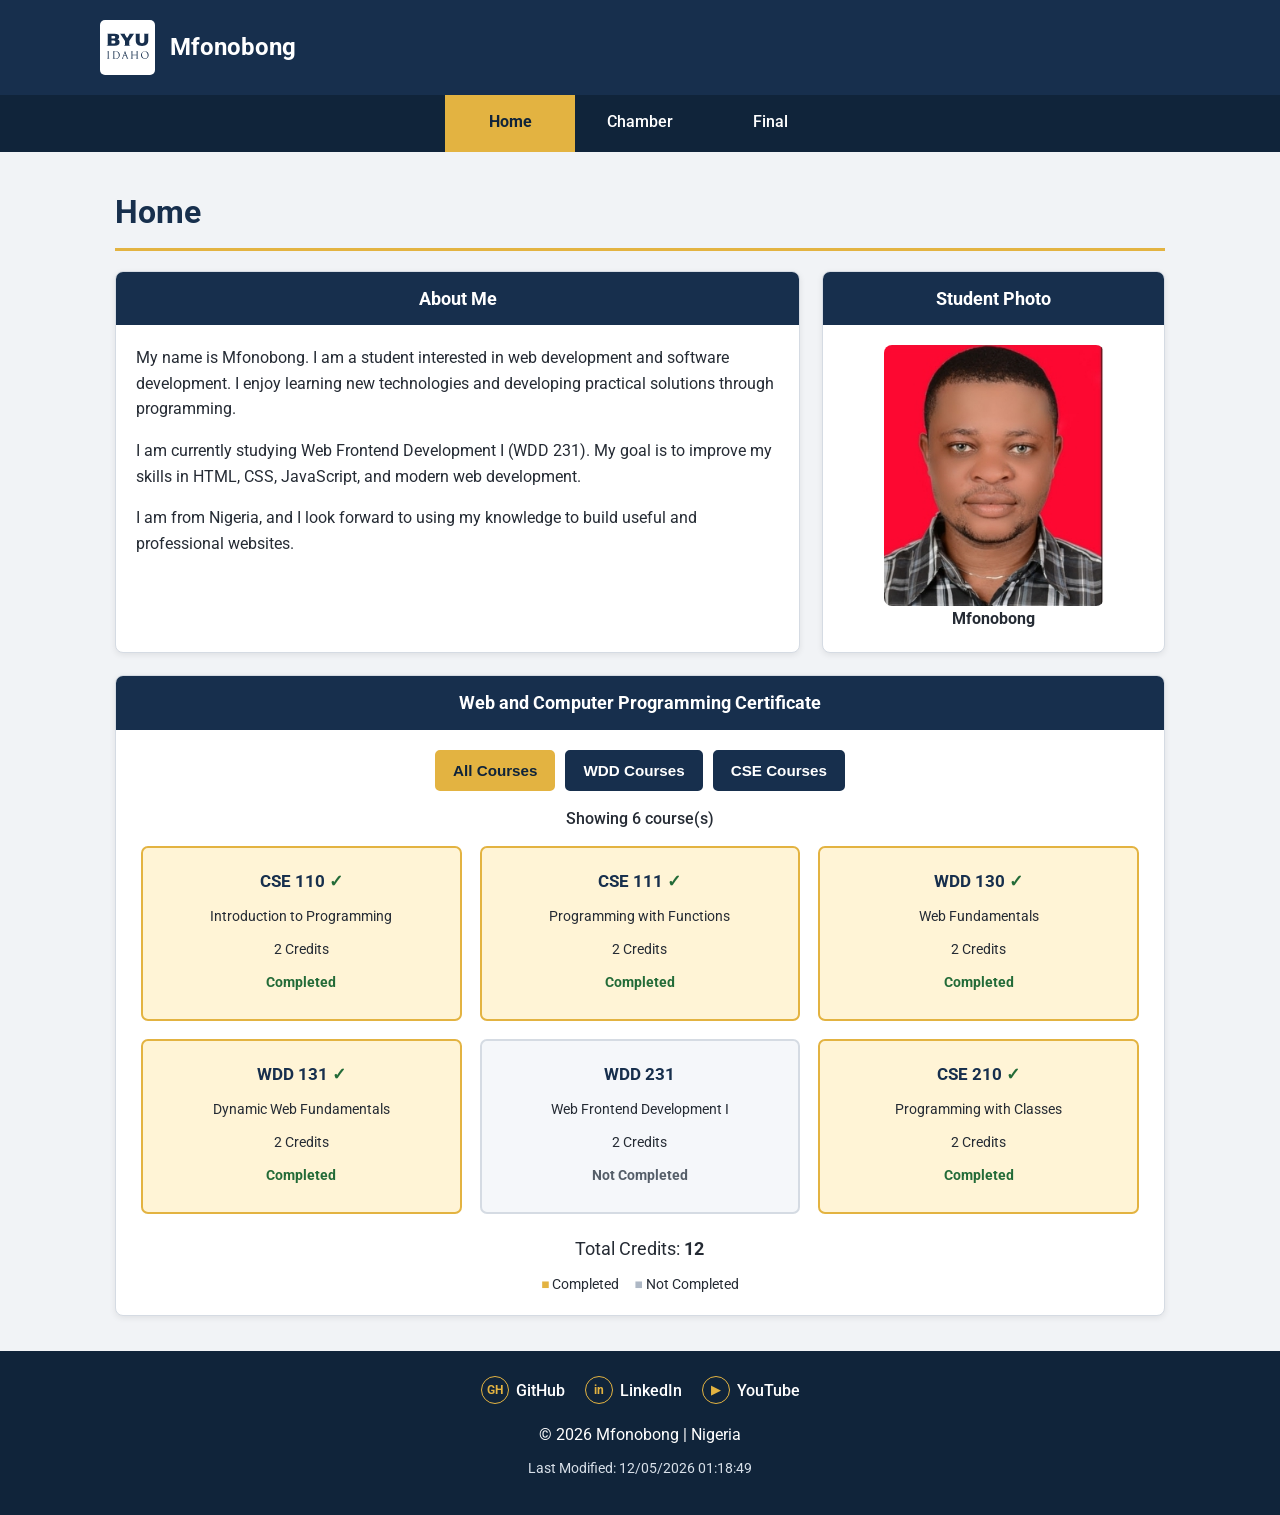
<file: index.html>
<!DOCTYPE html>
<html lang="en">
<head>
    <meta charset="UTF-8">
    <meta name="viewport" content="width=device-width, initial-scale=1.0">

    <meta name="description" content="Mfonobong's WDD 231 course homepage, featuring information about me, my studies, and Web and Computer Programming courses.">

    <meta name="author" content="Mfonobong">

    <title>WDD 231 | Course Home Page - Mfonobong</title>

    <link rel="icon" href="images/byui-logo.svg" type="image/svg+xml">

    <link rel="preconnect" href="https://fonts.googleapis.com">
    <link rel="preconnect" href="https://fonts.gstatic.com" crossorigin>
    <link href="https://fonts.googleapis.com/css2?family=Roboto:wght@400;500;700&display=swap" rel="stylesheet">

    <link rel="stylesheet" href="styles/small.css">
    <link rel="stylesheet" href="styles/large.css">

    <script src="scripts/navigation.js" defer></script>
    <script src="scripts/date.js" defer></script>
    <script src="scripts/courses.js" defer></script>
</head>

<body>
    <header>
        <div class="header-content">
            <img src="images/byui-logo.svg" alt="BYU-Idaho logo" class="site-logo">
            <span class="student-name">Mfonobong</span>

            <button id="menu-button"
                    class="menu-button"
                    aria-label="Open navigation menu"
                    aria-expanded="false"
                    aria-controls="navigation">
                <span class="hamburger">☰</span>
            </button>
        </div>
    </header>

    <nav id="navigation" class="navigation">
        <a href="index.html" class="active" aria-current="page">Home</a>
        <a href="chamber/index.html">Chamber</a>
        <a href="final/index.html">Final</a>
    </nav>

    <main>
        <h1>Home</h1>

        <div class="home-grid">

            <section class="about-section">
                <h2>About Me</h2>
                <div class="section-content">
                    <p>
                        My name is Mfonobong. I am a student interested in
                        web development and software development. I enjoy
                        learning new technologies and developing practical
                        solutions through programming.
                    </p>
                    <p>
                        I am currently studying Web Frontend Development I
                        (WDD 231). My goal is to improve my skills in HTML,
                        CSS, JavaScript, and modern web development.
                    </p>
                    <p>
                        I am from Nigeria, and I look forward to using my
                        knowledge to build useful and professional websites.
                    </p>
                </div>
            </section>

            <section class="photo-section">
                <h2>Student Photo</h2>
                <div class="section-content photo-content">
                    <img src="images/student-photo.jpg"
     alt="Photo of Mfonobong"
     class="profile-photo">
                    <p class="photo-caption">Mfonobong</p>
                </div>
            </section>

            <section class="certificate-section">
                <h2>Web and Computer Programming Certificate</h2>

                <div class="course-filters">
                    <button type="button" class="filter-button active"
                            data-filter="ALL" aria-pressed="true">
                        All Courses
                    </button>

                    <button type="button" class="filter-button"
                            data-filter="WDD" aria-pressed="false">
                        WDD Courses
                    </button>

                    <button type="button" class="filter-button"
                            data-filter="CSE" aria-pressed="false">
                        CSE Courses
                    </button>
                </div>

                <p id="course-count" aria-live="polite"></p>

                <div id="course-container" class="course-container">
                    <!-- JavaScript displays course cards here -->
                </div>

                <p class="credit-total">
                    Total Credits:
                    <strong><span id="total-credits">0</span></strong>
                </p>

                <div class="course-legend">
                    <span class="completed-key">Completed</span>
                    <span class="not-completed-key">Not Completed</span>
                </div>
            </section>

        </div>
    </main>

    <footer>
        <div class="social-links">
            <a href="https://github.com/MfonobongEkong26"
               target="_blank" rel="noopener noreferrer"
               aria-label="GitHub">
                <span class="social-icon">GH</span>
                GitHub
            </a>

            <a href="https://www.linkedin.com/"
               target="_blank" rel="noopener noreferrer"
               aria-label="LinkedIn">
                <span class="social-icon">in</span>
                LinkedIn
            </a>

            <a href="https://www.youtube.com/"
               target="_blank" rel="noopener noreferrer"
               aria-label="YouTube">
                <span class="social-icon">▶</span>
                YouTube
            </a>
        </div>

        <p>
            &copy; <span id="currentyear"></span>
            Mfonobong | Nigeria
        </p>

        <p id="lastModified"></p>
    </footer>
</body>
</html>
</file>
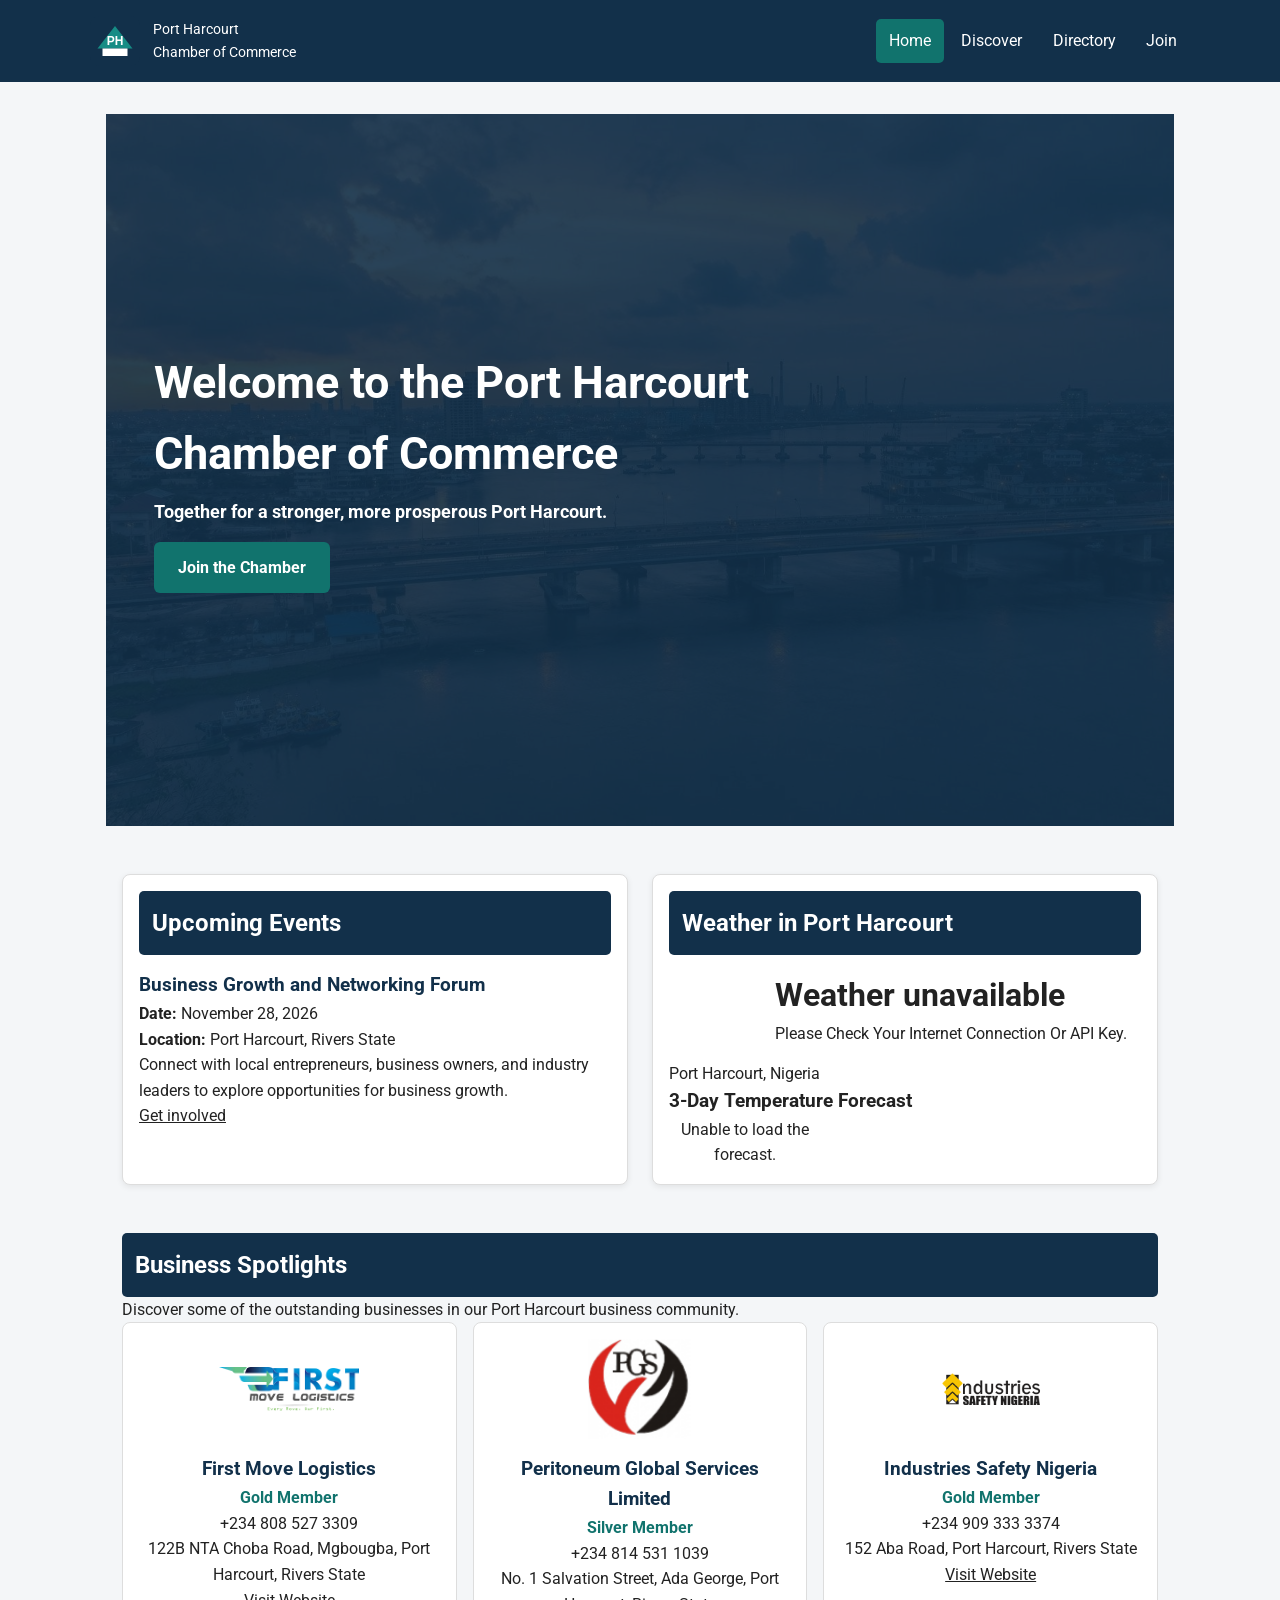
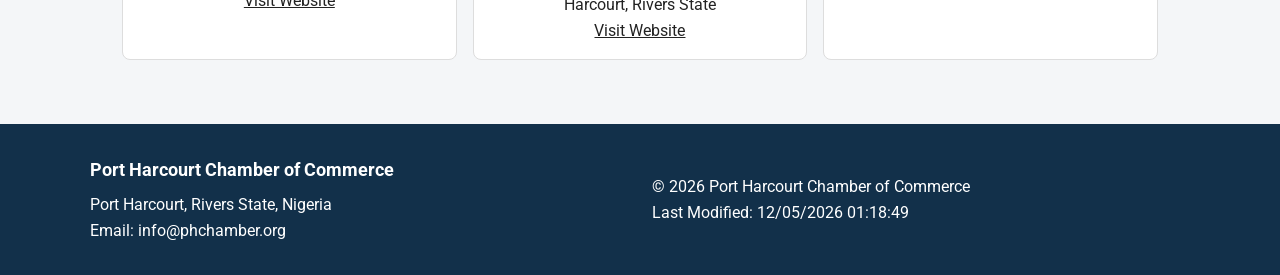
<file: chamber/index.html>
<!DOCTYPE html>
<html lang="en">
<head>
    <meta charset="UTF-8">
    <meta name="viewport" content="width=device-width, initial-scale=1.0">

    <title>Port Harcourt Chamber of Commerce | Home</title>

    <meta name="description"
        content="Welcome to the Port Harcourt Chamber of Commerce. Discover local businesses, upcoming events, business opportunities, and community resources.">

    <meta name="author" content="Mfonobong">

    <meta property="og:title" content="Welcome to the Port Harcourt Chamber of Commerce">

    <meta property="og:description"
        content="Connecting businesses and building a stronger Port Harcourt.">

    <meta property="og:image"
        content="https://mfonobongekong26.github.io/wdd231/chamber/images/chamber-hero.jpg">

    <meta property="og:url"
        content="https://mfonobongekong26.github.io/wdd231/chamber/index.html">

    <link rel="icon" href="images/favicon.svg" type="image/svg+xml">

<link rel="preconnect" href="https://fonts.googleapis.com">
<link rel="preconnect" href="https://fonts.gstatic.com" crossorigin>
<link href="https://fonts.googleapis.com/css2?family=Roboto:wght@400;500;700&display=swap" rel="stylesheet">


    <link rel="stylesheet" href="styles/normalize.css">
    <link rel="stylesheet" href="styles/small.css">
    <link rel="stylesheet" href="styles/larger.css">

    <script src="scripts/home.js" defer></script>
</head>

<body>

    <header>
        <div class="header-content">

            <div class="brand">
                <img src="images/favicon.svg"
                    alt=""
                    width="50"
                    height="50">

                <div>
                    <p class="brand-name">Port Harcourt</p>
                    <p>Chamber of Commerce</p>
                </div>
            </div>

            <button id="menu-button"
                aria-label="Open navigation menu"
                aria-expanded="false">
                ☰
            </button>

            <nav id="navigation" aria-label="Main navigation">
                <a href="index.html"
                    class="active"
                    aria-current="page">Home</a>

                <a href="discover.html">Discover</a>

                <a href="directory.html">Directory</a>

                <a href="join.html">Join</a>
            </nav>

        </div>
    </header>

    <main>

        <!-- Hero Section -->
        <section class="home-hero">

            <img
                src="images/chamber-hero.jpg"
                alt="Port Harcourt waterfront and city skyline"
                class="hero-image"
                width="1600"
                height="650"
                fetchpriority="high">

            <div class="hero-content">
                <h1>Welcome to the Port Harcourt Chamber of Commerce</h1>

                <p>
                    Together for a stronger, more prosperous Port Harcourt.
                </p>

                <a href="join.html" class="cta-button">
                    Join the Chamber
                </a>
            </div>

        </section>

        <!-- Events and Weather -->
        <div class="home-grid">

            <!-- Events Section -->
            <section class="home-card events-section">

                <h2>Upcoming Events</h2>

                <article class="event-item">
                    <h3>Business Growth and Networking Forum</h3>

                    <p>
                        <strong>Date:</strong>
                        November 28, 2026
                    </p>

                    <p>
                        <strong>Location:</strong>
                        Port Harcourt, Rivers State
                    </p>

                    <p>
                        Connect with local entrepreneurs, business owners,
                        and industry leaders to explore opportunities
                        for business growth.
                    </p>

                    <a href="join.html">Get involved</a>
                </article>

            </section>

            <!-- Weather Section -->
            <section class="home-card weather-section">

                <h2>Weather in Port Harcourt</h2>

                <div id="current-weather">

                    <div class="weather-current">
 <div id="weather-icon" aria-hidden="true"></div>

                        <div>
                            <p id="temperature">Loading...</p>
                            <p id="weather-description"></p>
                        </div>
                    </div>

                    <p id="weather-location">
                        Port Harcourt, Nigeria
                    </p>

                </div>

                <h3>3-Day Temperature Forecast</h3>

                <div id="weather-forecast" class="forecast-grid">
                    <p>Loading forecast...</p>
                </div>

            </section>

        </div>

        <!-- Business Spotlights -->
        <section class="spotlights-section">

            <h2>Business Spotlights</h2>

            <p>
                Discover some of the outstanding businesses
                in our Port Harcourt business community.
            </p>

            <div id="spotlight-container" class="spotlight-grid">
                <p>Loading business spotlights...</p>
            </div>

        </section>

    </main>

    <footer>

        <div class="footer-content">

            <div>
                <h2>Port Harcourt Chamber of Commerce</h2>

                <p>Port Harcourt, Rivers State, Nigeria</p>

                <p>Email: info@phchamber.org</p>
            </div>

            <div>
                <p>
                    &copy; <span id="current-year"></span>
                    Port Harcourt Chamber of Commerce
                </p>

                <p>
                    Last Modified:
                    <span id="last-modified"></span>
                </p>
            </div>

        </div>

    </footer>

</body>
</html>
</file>
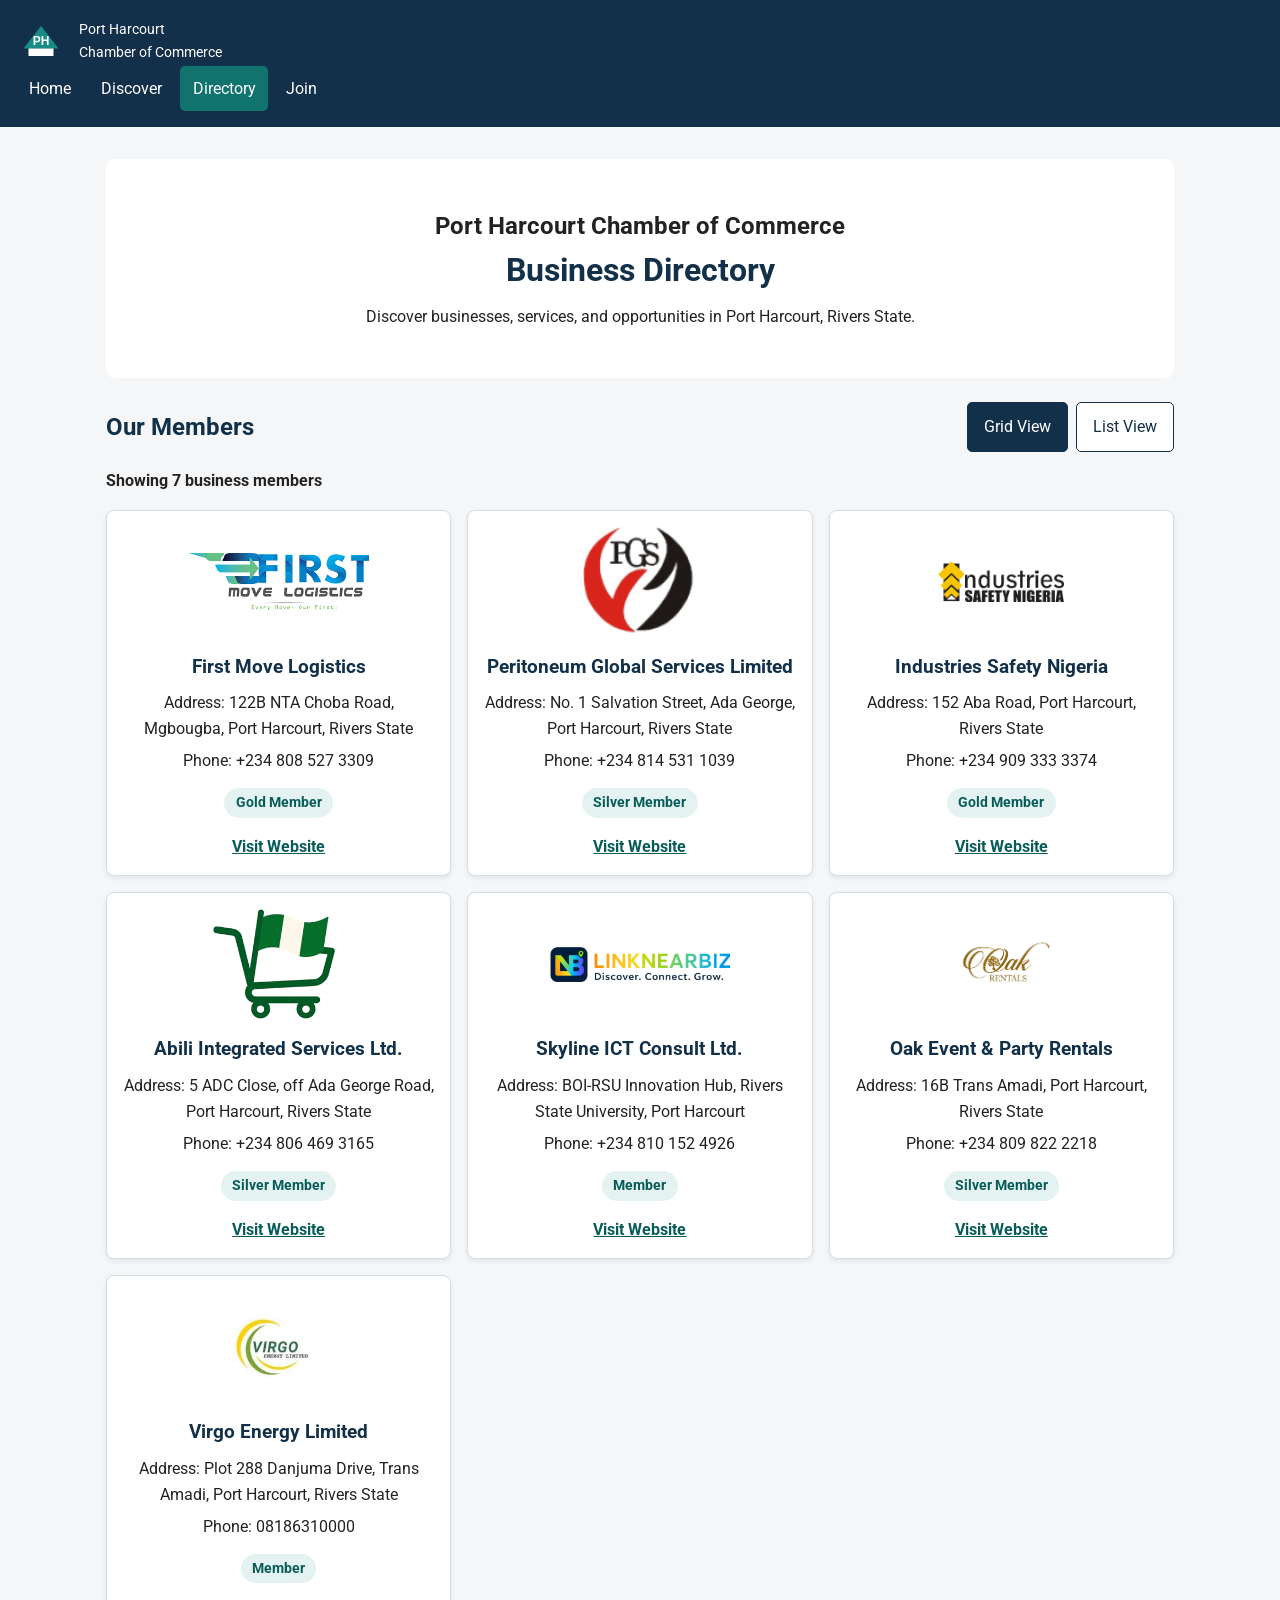
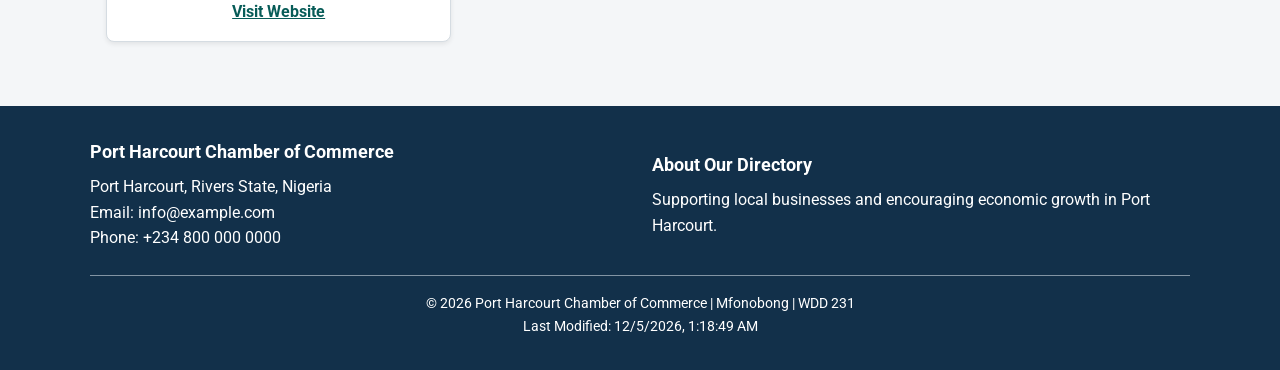
<file: chamber/directory.html>
<!DOCTYPE html>
<html lang="en">
<head>
    <meta charset="UTF-8">
    <meta name="viewport" content="width=device-width, initial-scale=1.0">

    <title>Business Directory | Port Harcourt Chamber of Commerce</title>

    <meta name="description"
        content="Explore businesses and services in Port Harcourt, Rivers State, Nigeria, through the Port Harcourt Chamber of Commerce directory.">

    <meta name="author" content="Mfonobong">

    <meta property="og:title"
        content="Port Harcourt Chamber of Commerce - Business Directory">
    <meta property="og:description"
        content="Discover businesses and services in Port Harcourt, Nigeria.">
    <meta property="og:image" content="https://mfonobongekong26.github.io/wdd231/chamber/images/chamber-og.svg">
    <meta property="og:url"
        content="https://mfonobongekong26.github.io/wdd231/chamber/directory.html">
    <meta property="og:type" content="website">

    <link rel="icon" href="images/favicon.svg" type="image/svg+xml">

    <link rel="preconnect" href="https://fonts.googleapis.com">
    <link rel="preconnect" href="https://fonts.gstatic.com" crossorigin>

    <link href="https://fonts.googleapis.com/css2?family=Roboto:wght@400;500;700&display=swap"
        rel="stylesheet">

    <link rel="stylesheet" href="styles/normalize.css">
    <link rel="stylesheet" href="styles/small.css">
    <link rel="stylesheet" href="styles/larger.css">

    <script src="scripts/directory.js" defer></script>
</head>

<body>
    <header>
        <div class="brand">
    <img src="images/favicon.svg" alt="" width="50" height="50">
    <div>
        <p class="brand-name">Port Harcourt</p>
        <p>Chamber of Commerce</p>
    </div>
</div>

            <button id="menu-button" aria-label="Open navigation menu"
                aria-expanded="false">
                ☰
            </button>

            <nav id="navigation" aria-label="Main navigation">
                <a href="index.html">Home</a>
                <a href="discover.html">Discover</a>
                <a href="directory.html" class="active" aria-current="page">
                    Directory
                </a>
                <a href="join.html">Join</a>
            </nav>
        </div>
    </header>

    <main>
    <section class="page-heading">
        <h1>Port Harcourt Chamber of Commerce</h1>
        <h2>Business Directory</h2>
            <p>
                Discover businesses, services, and opportunities
                in Port Harcourt, Rivers State.
            </p>
        </section>

        <section class="directory-section">
            <div class="directory-controls">
                <h2>Our Members</h2>

                <div class="view-buttons">
                    <button id="grid-view" class="view-button active"
                        aria-pressed="true">
                        Grid View
                    </button>

                    <button id="list-view" class="view-button"
                        aria-pressed="false">
                        List View
                    </button>
                </div>
            </div>

            <p id="member-count" class="member-count" aria-live="polite">
                Loading members...
            </p>

            <div id="members-container" class="members-grid">
                <p>Loading business directory...</p>
            </div>
        </section>
    </main>

    <footer>
        <div class="footer-content">
            <div>
                <h2>Port Harcourt Chamber of Commerce</h2>
                <p>Port Harcourt, Rivers State, Nigeria</p>
                <p>Email: info@example.com</p>
                <p>Phone: +234 800 000 0000</p>
            </div>

            <div>
                <h2>About Our Directory</h2>
                <p>
                    Supporting local businesses and encouraging
                    economic growth in Port Harcourt.
                </p>
            </div>
        </div>

        <div class="copyright">
            <p>
                &copy; <span id="currentyear"></span>
                Port Harcourt Chamber of Commerce |
                Mfonobong | WDD 231
            </p>

            <p>
                Last Modified:
                <span id="lastModified"></span>
            </p>
        </div>
    </footer>
</body>
</html>
</file>
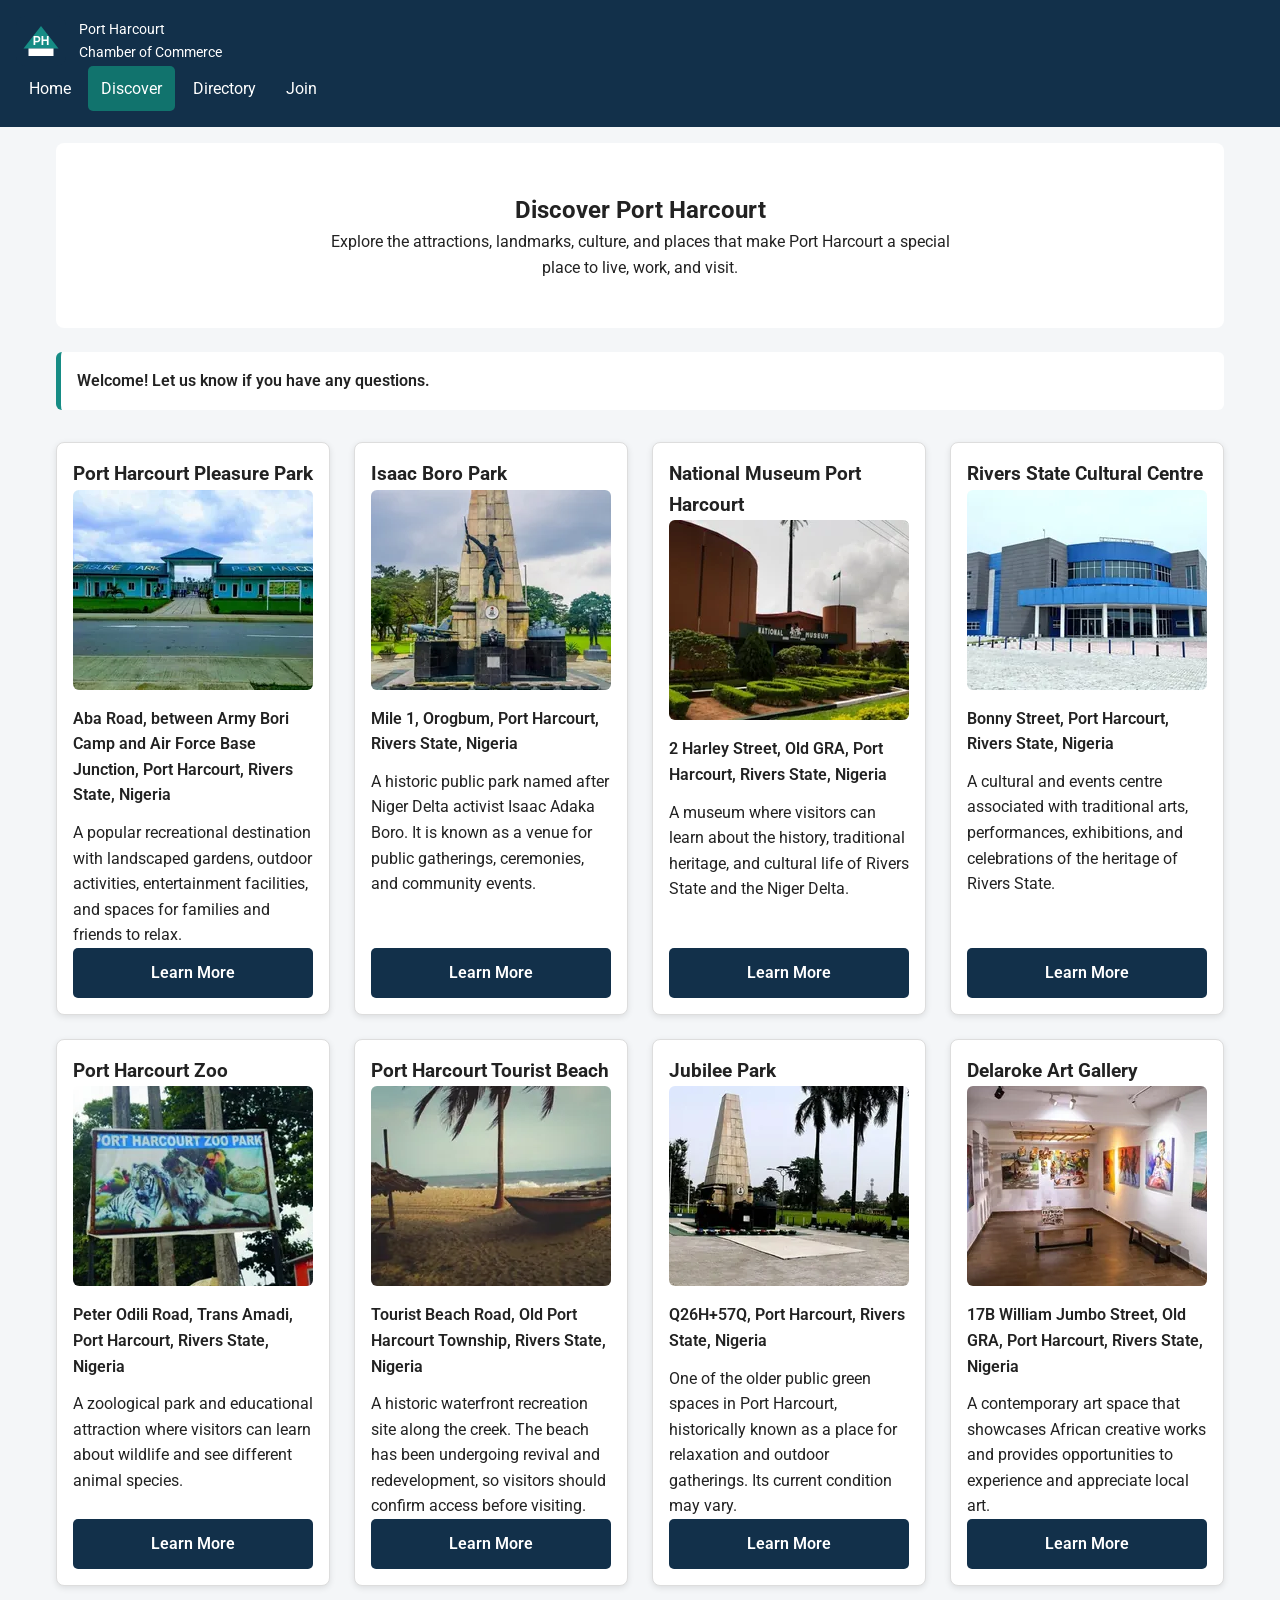
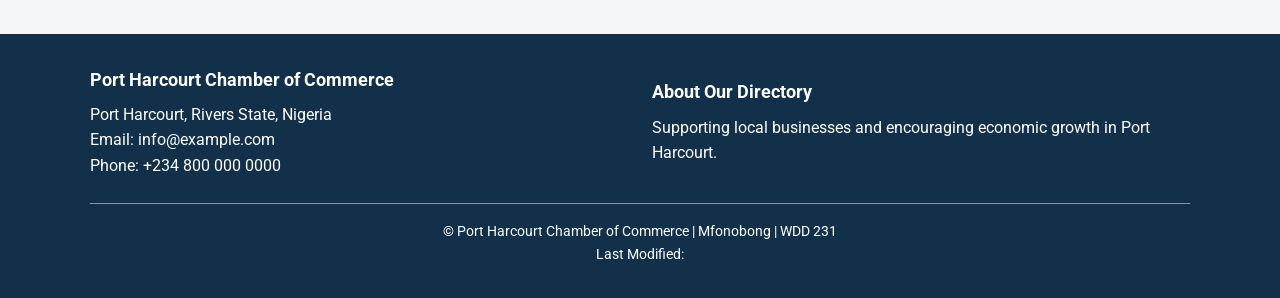
<file: chamber/discover.html>
<!DOCTYPE html>
<html lang="en">
<head>
    <meta charset="UTF-8">
    <meta name="viewport" content="width=device-width, initial-scale=1.0">

    <title>Discover Port Harcourt | Port Harcourt Chamber of Commerce</title>

<meta name="description"
    content="Explore attractions, landmarks, parks, museums, and cultural places in Port Harcourt, Rivers State, Nigeria.">

<meta name="author" content="Mfonobong">

<meta property="og:title"
    content="Discover Port Harcourt - Port Harcourt Chamber of Commerce">
<meta property="og:description"
    content="Explore attractions, landmarks, parks, and cultural places in Port Harcourt, Nigeria.">
<meta property="og:image"
    content="https://mfonobongekong26.github.io/wdd231/chamber/images/chamber-og.svg">
<meta property="og:url"
    content="https://mfonobongekong26.github.io/wdd231/chamber/discover.html">
<meta property="og:type" content="website">
    <link rel="icon" href="images/favicon.svg" type="image/svg+xml">

    <link rel="preconnect" href="https://fonts.googleapis.com">
    <link rel="preconnect" href="https://fonts.gstatic.com" crossorigin>

    <link href="https://fonts.googleapis.com/css2?family=Roboto:wght@400;500;700&display=swap"
        rel="stylesheet">

    <link rel="stylesheet" href="styles/normalize.css">
    <link rel="stylesheet" href="styles/small.css">
    <link rel="stylesheet" href="styles/larger.css">
    <link rel="stylesheet" href="styles/discover.css">

    <script type="module" src="scripts/discover.js"></script>
</head>

<body>
    <header>
        <div class="brand">
    <img src="images/favicon.svg"
     alt="Port Harcourt Chamber of Commerce logo"
     width="50"
     height="50">
    <div>
        <p class="brand-name">Port Harcourt</p>
        <p>Chamber of Commerce</p>
    </div>
</div>

            <button id="menu-button" aria-label="Open navigation menu"
                aria-expanded="false">
                ☰
            </button>

            <nav>
    <a href="index.html">Home</a>
    <a href="discover.html" class="active" aria-current="page">Discover</a>
    <a href="directory.html">Directory</a>
    <a href="join.html">Join</a>
</nav>
    </header>

    
<main class="discover-main">
    <section class="page-heading">
        <h1>Discover Port Harcourt</h1>
        <p>
            Explore the attractions, landmarks, culture, and places
            that make Port Harcourt a special place to live, work,
            and visit.
        </p>
    </section>

    <p id="visit-message" class="visit-message" aria-live="polite">
        Welcome! Let us know if you have any questions.
    </p>

    <section class="discover-section" aria-label="Places of interest">
        <div id="discover-cards" class="discover-grid">
            <p>Loading places of interest...</p>
        </div>
    </section>
</main>


    <footer>
        <div class="footer-content">
            <div>
                <h2>Port Harcourt Chamber of Commerce</h2>
                <p>Port Harcourt, Rivers State, Nigeria</p>
                <p>Email: info@example.com</p>
                <p>Phone: +234 800 000 0000</p>
            </div>

            <div>
                <h2>About Our Directory</h2>
                <p>
                    Supporting local businesses and encouraging
                    economic growth in Port Harcourt.
                </p>
            </div>
        </div>

        <div class="copyright">
            <p>
                &copy; <span id="currentyear"></span>
                Port Harcourt Chamber of Commerce |
                Mfonobong | WDD 231
            </p>

            <p>
                Last Modified:
                <span id="lastModified"></span>
            </p>
        </div>
    </footer>

</body>
</html>
</file>
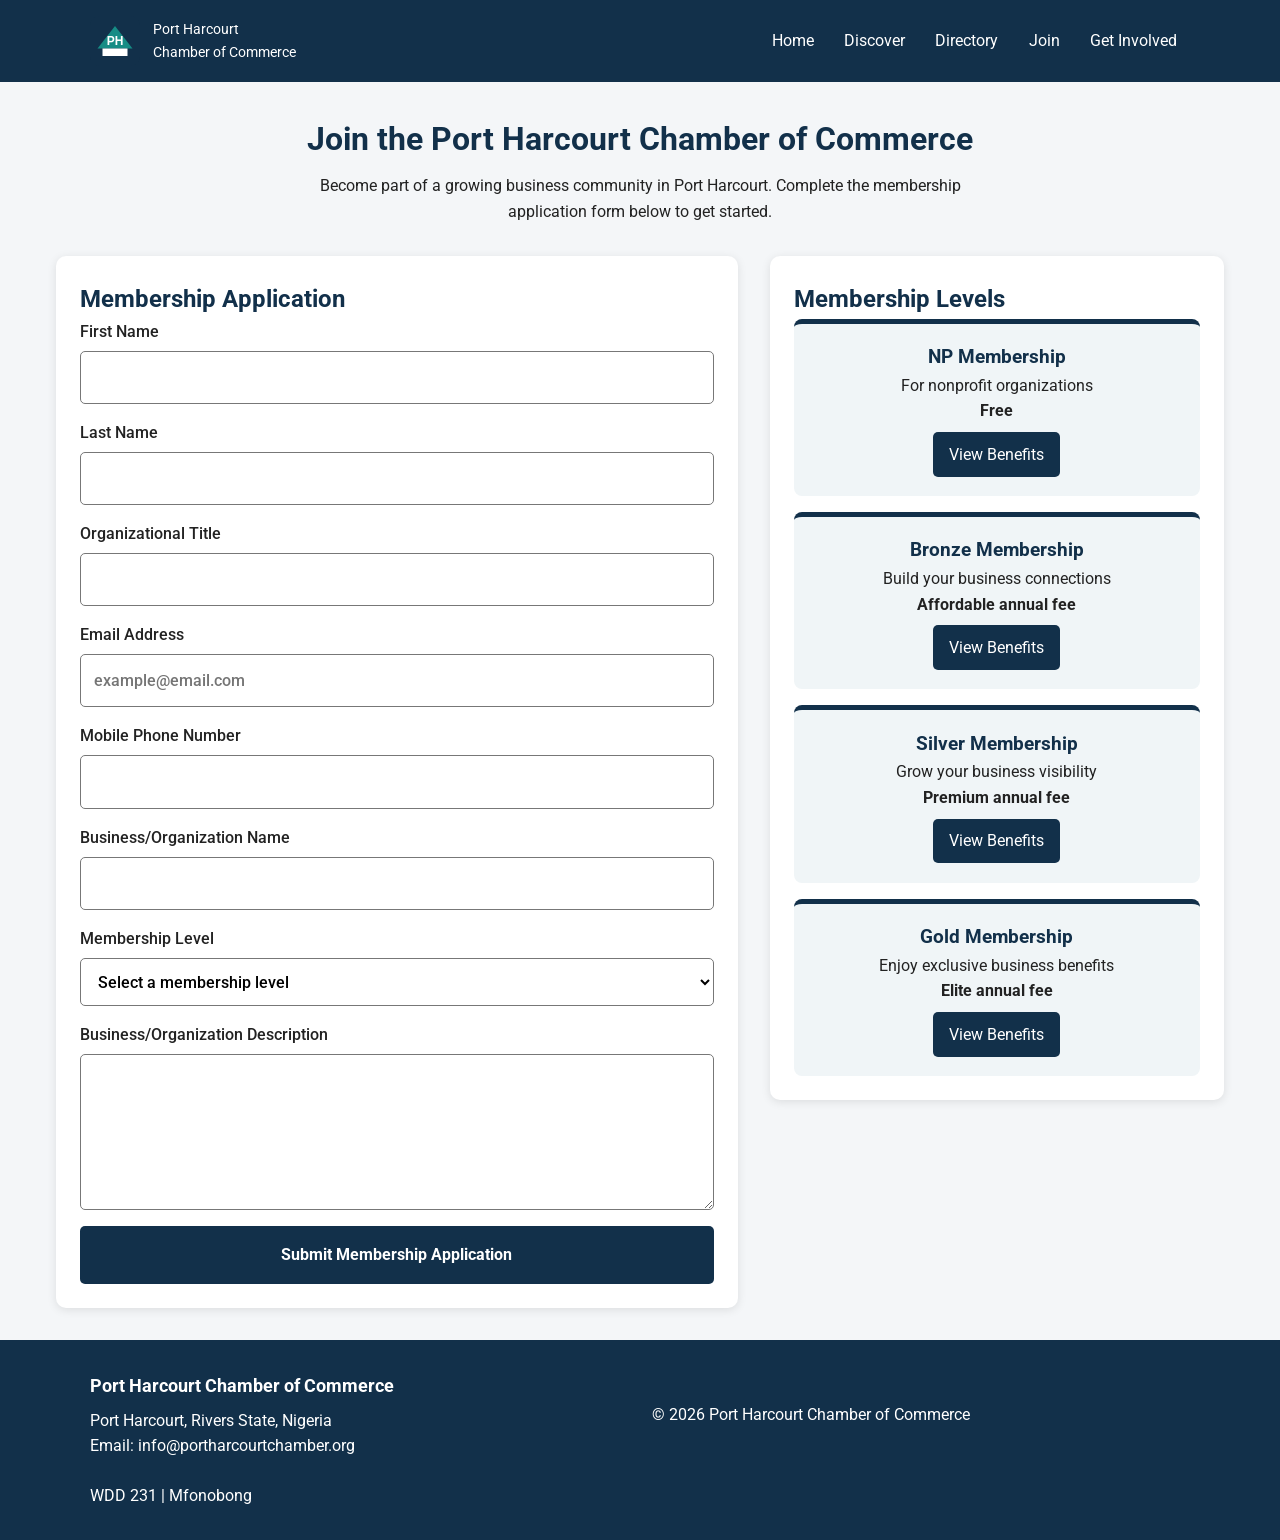
<file: chamber/join.html>
<!DOCTYPE html>
<html lang="en">
<head>
    <meta charset="UTF-8">
    <meta name="viewport" content="width=device-width, initial-scale=1.0">
    <meta name="description" content="Apply for membership with the Port Harcourt Chamber of Commerce and explore our membership benefits.">
    <meta name="author" content="Mfonobong">

    <meta property="og:title" content="Join the Port Harcourt Chamber of Commerce">
    <meta property="og:description" content="Become a member of the Port Harcourt Chamber of Commerce and grow your business connections.">
    <meta property="og:image" content="https://mfonobongekong26.github.io/wdd231/chamber/images/chamber-hero.jpg">
    <meta property="og:url" content="https://mfonobongekong26.github.io/wdd231/chamber/join.html">
    <meta property="og:type" content="website">

    <title>Join | Port Harcourt Chamber of Commerce</title>

    <link rel="icon" href="images/favicon.svg" type="image/svg+xml">
    <link rel="preconnect" href="https://fonts.googleapis.com">
    <link rel="preconnect" href="https://fonts.gstatic.com" crossorigin>
    <link href="https://fonts.googleapis.com/css2?family=Roboto:wght@400;500;700&display=swap" rel="stylesheet">

    <link rel="stylesheet" href="styles/normalize.css">
    <link rel="stylesheet" href="styles/small.css">
    <link rel="stylesheet" href="styles/larger.css">

    <script src="scripts/join.js" defer></script>
</head>
<body>
    <header>
        <div class="header-content">
            <div class="brand">
                <img src="images/favicon.svg" alt="Port Harcourt Chamber of Commerce logo" width="50" height="50">
                <div>
                    <p class="site-name">Port Harcourt</p>
                    <p class="site-subtitle">Chamber of Commerce</p>
                </div>
            </div>

            <button id="menu-button" aria-label="Open navigation menu" aria-expanded="false">
                ☰
            </button>

            <nav id="primary-nav" aria-label="Main navigation">
                <a href="index.html">Home</a>
                <a href="discover.html">Discover</a>
                <a href="directory.html">Directory</a>
                <a href="join.html" aria-current="page">Join</a>
                <a href="join.html">Get Involved</a>
            </nav>
        </div>
    </header>

    <main class="join-main">
        <h1>Join the Port Harcourt Chamber of Commerce</h1>
        <p class="join-intro">
            Become part of a growing business community in Port Harcourt.
            Complete the membership application form below to get started.
        </p>

        <div class="join-layout">
            <section class="form-section">
                <h2>Membership Application</h2>

                <form method="get" action="thankyou.html" id="membership-form">

                    <label for="first-name">
                        First Name
                        <input
                            type="text"
                            id="first-name"
                            name="firstName"
                            title="Enter your first name"
                            autocomplete="given-name"
                            required>
                    </label>

                    <label for="last-name">
                        Last Name
                        <input
                            type="text"
                            id="last-name"
                            name="lastName"
                            title="Enter your last name"
                            autocomplete="family-name"
                            required>
                    </label>

                    <label for="organization-title">
                        Organizational Title
                        <input
                            type="text"
                            id="organization-title"
                            name="organizationTitle"
                            title="Enter your organizational title using at least seven letters, spaces, or hyphens"
                            autocomplete="organization-title"
                            pattern="[A-Za-z -]{7,}"
                            required>
                    </label>

                    <label for="email">
                        Email Address
                        <input
                            type="email"
                            id="email"
                            name="email"
                            title="Enter a valid email address"
                            autocomplete="email"
                            placeholder="example@email.com"
                            required>
                    </label>

                    <label for="phone">
                        Mobile Phone Number
                        <input
                            type="tel"
                            id="phone"
                            name="phone"
                            title="Enter your mobile phone number"
                            autocomplete="tel"
                            required>
                    </label>

                    <label for="organization">
                        Business/Organization Name
                        <input
                            type="text"
                            id="organization"
                            name="organization"
                            title="Enter your business or organization name"
                            autocomplete="organization"
                            required>
                    </label>

                    <label for="membership-level">
                        Membership Level
                        <select id="membership-level" name="membershipLevel" required>
                            <option value="" disabled selected>Select a membership level</option>
                            <option value="np">NP Membership - Free</option>
                            <option value="bronze">Bronze Membership</option>
                            <option value="silver">Silver Membership</option>
                            <option value="gold">Gold Membership</option>
                        </select>
                    </label>

                    <label for="description">
                        Business/Organization Description
                        <textarea
                            id="description"
                            name="description"
                            title="Describe your business or organization"
                            rows="5"></textarea>
                    </label>

                    <input type="hidden" id="timestamp" name="timestamp">

                    <input type="submit" value="Submit Membership Application">
                </form>
            </section>

            <section class="membership-section">
                <h2>Membership Levels</h2>

                <div class="membership-cards">
                    <article class="membership-card">
                        <h3>NP Membership</h3>
                        <p>For nonprofit organizations</p>
                        <p class="membership-price">Free</p>
                        <a href="#np-modal" class="modal-link">View Benefits</a>
                    </article>

                    <article class="membership-card">
                        <h3>Bronze Membership</h3>
                        <p>Build your business connections</p>
                        <p class="membership-price">Affordable annual fee</p>
                        <a href="#bronze-modal" class="modal-link">View Benefits</a>
                    </article>

                    <article class="membership-card">
                        <h3>Silver Membership</h3>
                        <p>Grow your business visibility</p>
                        <p class="membership-price">Premium annual fee</p>
                        <a href="#silver-modal" class="modal-link">View Benefits</a>
                    </article>

                    <article class="membership-card">
                        <h3>Gold Membership</h3>
                        <p>Enjoy exclusive business benefits</p>
                        <p class="membership-price">Elite annual fee</p>
                        <a href="#gold-modal" class="modal-link">View Benefits</a>
                    </article>
                </div>
            </section>
        </div>

        <!-- Membership dialogs -->
        <dialog id="np-modal">
            <h2>NP Membership Benefits</h2>
            <ul>
                <li>No membership fee for nonprofit organizations.</li>
                <li>Access to selected chamber events.</li>
                <li>Networking opportunities.</li>
                <li>Community announcements.</li>
            </ul>
            <button class="close-modal">Close</button>
        </dialog>

        <dialog id="bronze-modal">
            <h2>Bronze Membership Benefits</h2>
            <ul>
                <li>Access to chamber networking events.</li>
                <li>Business directory listing.</li>
                <li>Discounts on selected training sessions.</li>
                <li>Business development resources.</li>
            </ul>
            <button class="close-modal">Close</button>
        </dialog>

        <dialog id="silver-modal">
            <h2>Silver Membership Benefits</h2>
            <ul>
                <li>All Bronze membership benefits.</li>
                <li>Advertising opportunities.</li>
                <li>Discounts on selected chamber events.</li>
                <li>Priority access to business training.</li>
            </ul>
            <button class="close-modal">Close</button>
        </dialog>

        <dialog id="gold-modal">
            <h2>Gold Membership Benefits</h2>
            <ul>
                <li>All Silver membership benefits.</li>
                <li>Featured business spotlight opportunities.</li>
                <li>Premium advertising opportunities.</li>
                <li>Exclusive invitations to special events.</li>
                <li>Priority business promotion.</li>
            </ul>
            <button class="close-modal">Close</button>
        </dialog>
    </main>

    <footer>
        <div class="footer-content">
            <div>
                <h2>Port Harcourt Chamber of Commerce</h2>
                <p>Port Harcourt, Rivers State, Nigeria</p>
                <p>Email: info@portharcourtchamber.org</p>
            </div>
            <p>&copy; <span id="current-year"></span> Port Harcourt Chamber of Commerce</p>
            <p>WDD 231 | Mfonobong</p>
        </div>
    </footer>
</body>
</html>
</file>
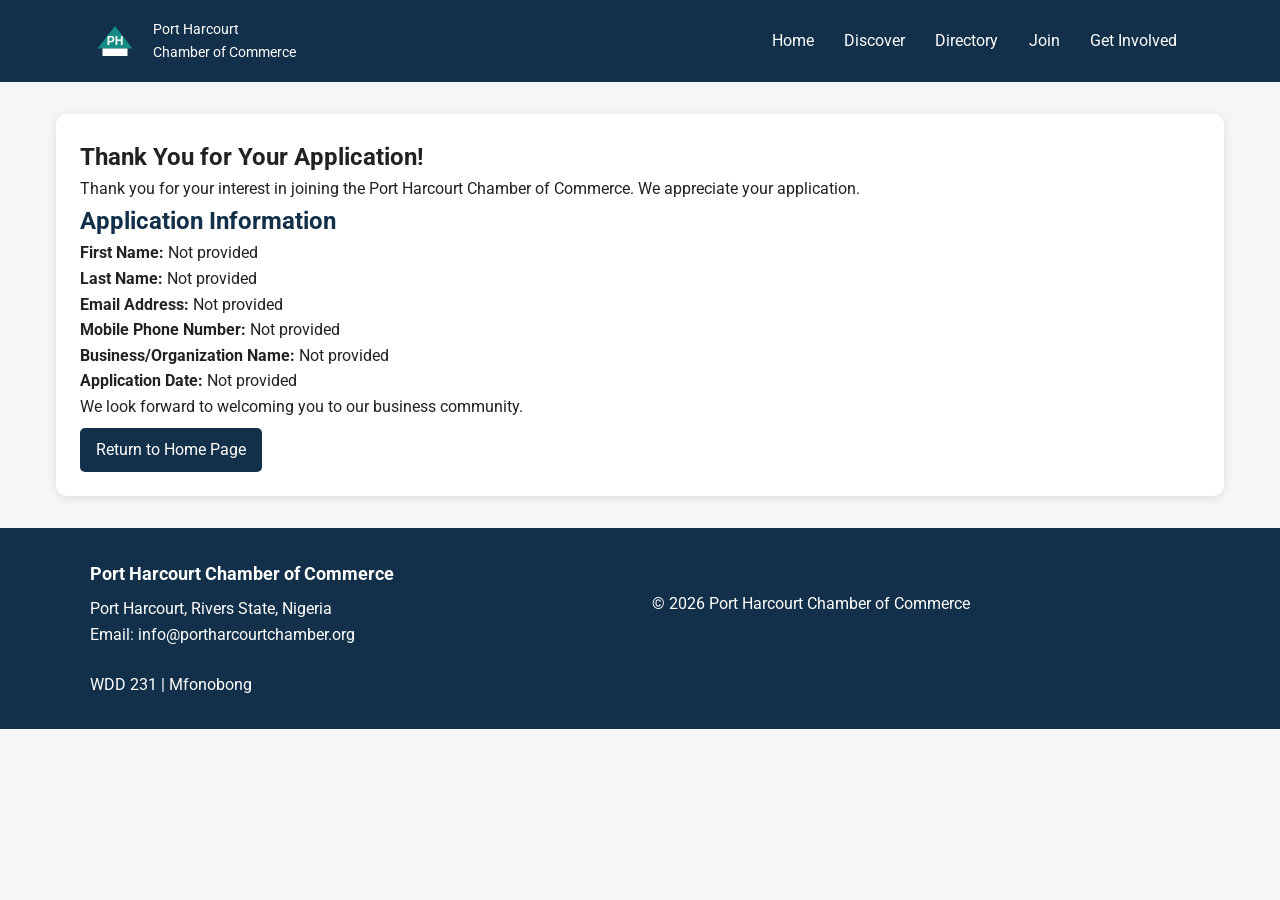
<file: chamber/thankyou.html>
<!DOCTYPE html>
<html lang="en">
<head>
    <meta charset="UTF-8">
    <meta name="viewport" content="width=device-width, initial-scale=1.0">
    <meta name="description" content="Thank you for applying to join the Port Harcourt Chamber of Commerce.">
    <meta name="author" content="Mfonobong">

    <title>Application Received | Port Harcourt Chamber of Commerce</title>

    <link rel="icon" href="images/favicon.svg" type="image/svg+xml">
    <link rel="preconnect" href="https://fonts.googleapis.com">
    <link rel="preconnect" href="https://fonts.gstatic.com" crossorigin>
    <link href="https://fonts.googleapis.com/css2?family=Roboto:wght@400;500;700&display=swap" rel="stylesheet">

    <link rel="stylesheet" href="styles/normalize.css">
    <link rel="stylesheet" href="styles/small.css">
    <link rel="stylesheet" href="styles/larger.css">

    <script src="scripts/thankyou.js" defer></script>
</head>
<body>
    <header>
        <div class="header-content">
            <div class="brand">
                <img src="images/favicon.svg" alt="" width="50" height="50">
                <div>
                    <p class="site-name">Port Harcourt</p>
                    <p class="site-subtitle">Chamber of Commerce</p>
                </div>
            </div>

            <button id="menu-button" aria-label="Open navigation menu" aria-expanded="false">
                ☰
            </button>

            <nav id="primary-nav" aria-label="Main navigation">
                <a href="index.html">Home</a>
                <a href="discover.html">Discover</a>
                <a href="directory.html">Directory</a>
                <a href="join.html">Join</a>
                <a href="join.html">Get Involved</a>
            </nav>
        </div>
    </header>

    <main class="join-main">
        <section class="form-section">
            <h1>Thank You for Your Application!</h1>

            <p>
                Thank you for your interest in joining the
                Port Harcourt Chamber of Commerce. We appreciate
                your application.
            </p>

            <h2>Application Information</h2>

            <div id="application-details" aria-live="polite">
                <p>Loading your application information...</p>
            </div>

            <p>
                We look forward to welcoming you to our business community.
            </p>

            <a class="modal-link" href="index.html">Return to Home Page</a>
        </section>
    </main>

    <footer>
        <div class="footer-content">
            <div>
                <h2>Port Harcourt Chamber of Commerce</h2>
                <p>Port Harcourt, Rivers State, Nigeria</p>
                <p>Email: info@portharcourtchamber.org</p>
            </div>
            <p>&copy; <span id="current-year"></span> Port Harcourt Chamber of Commerce</p>
            <p>WDD 231 | Mfonobong</p>
        </div>
    </footer>
</body>
</html>
</file>
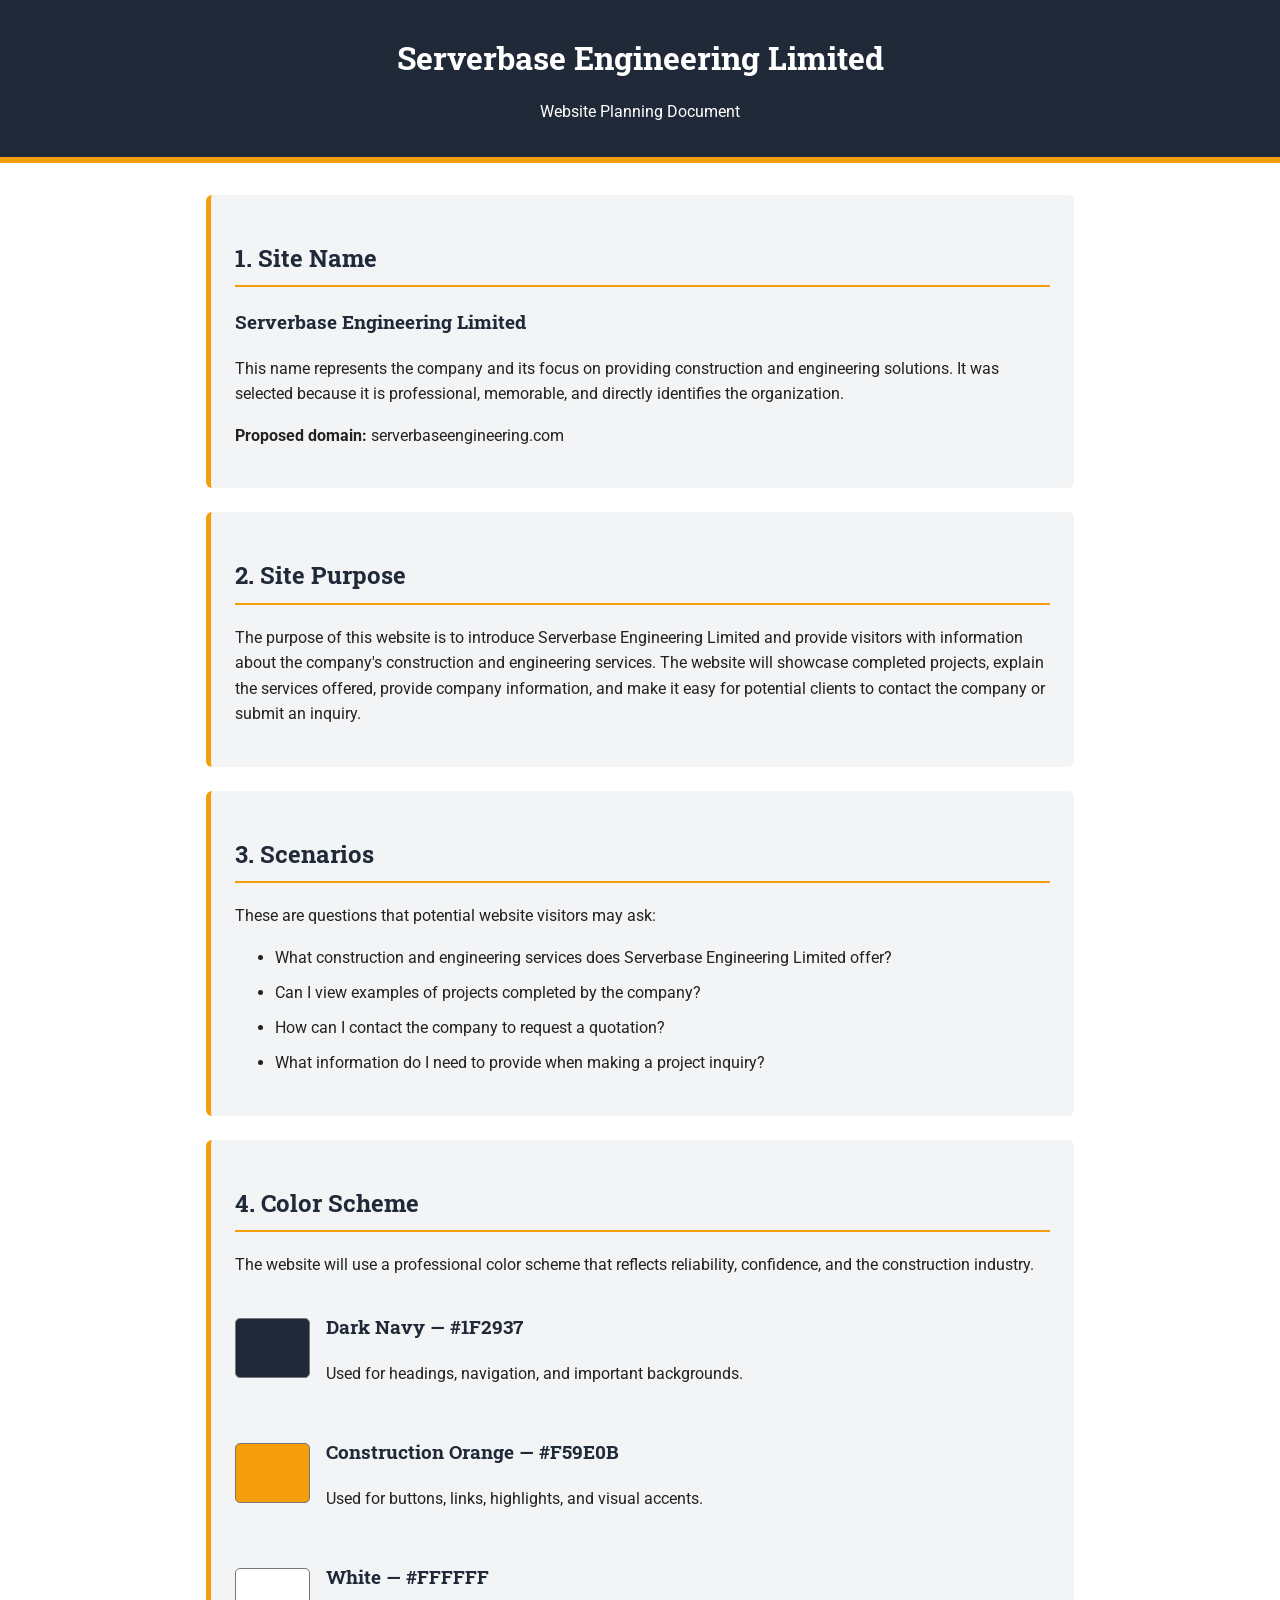
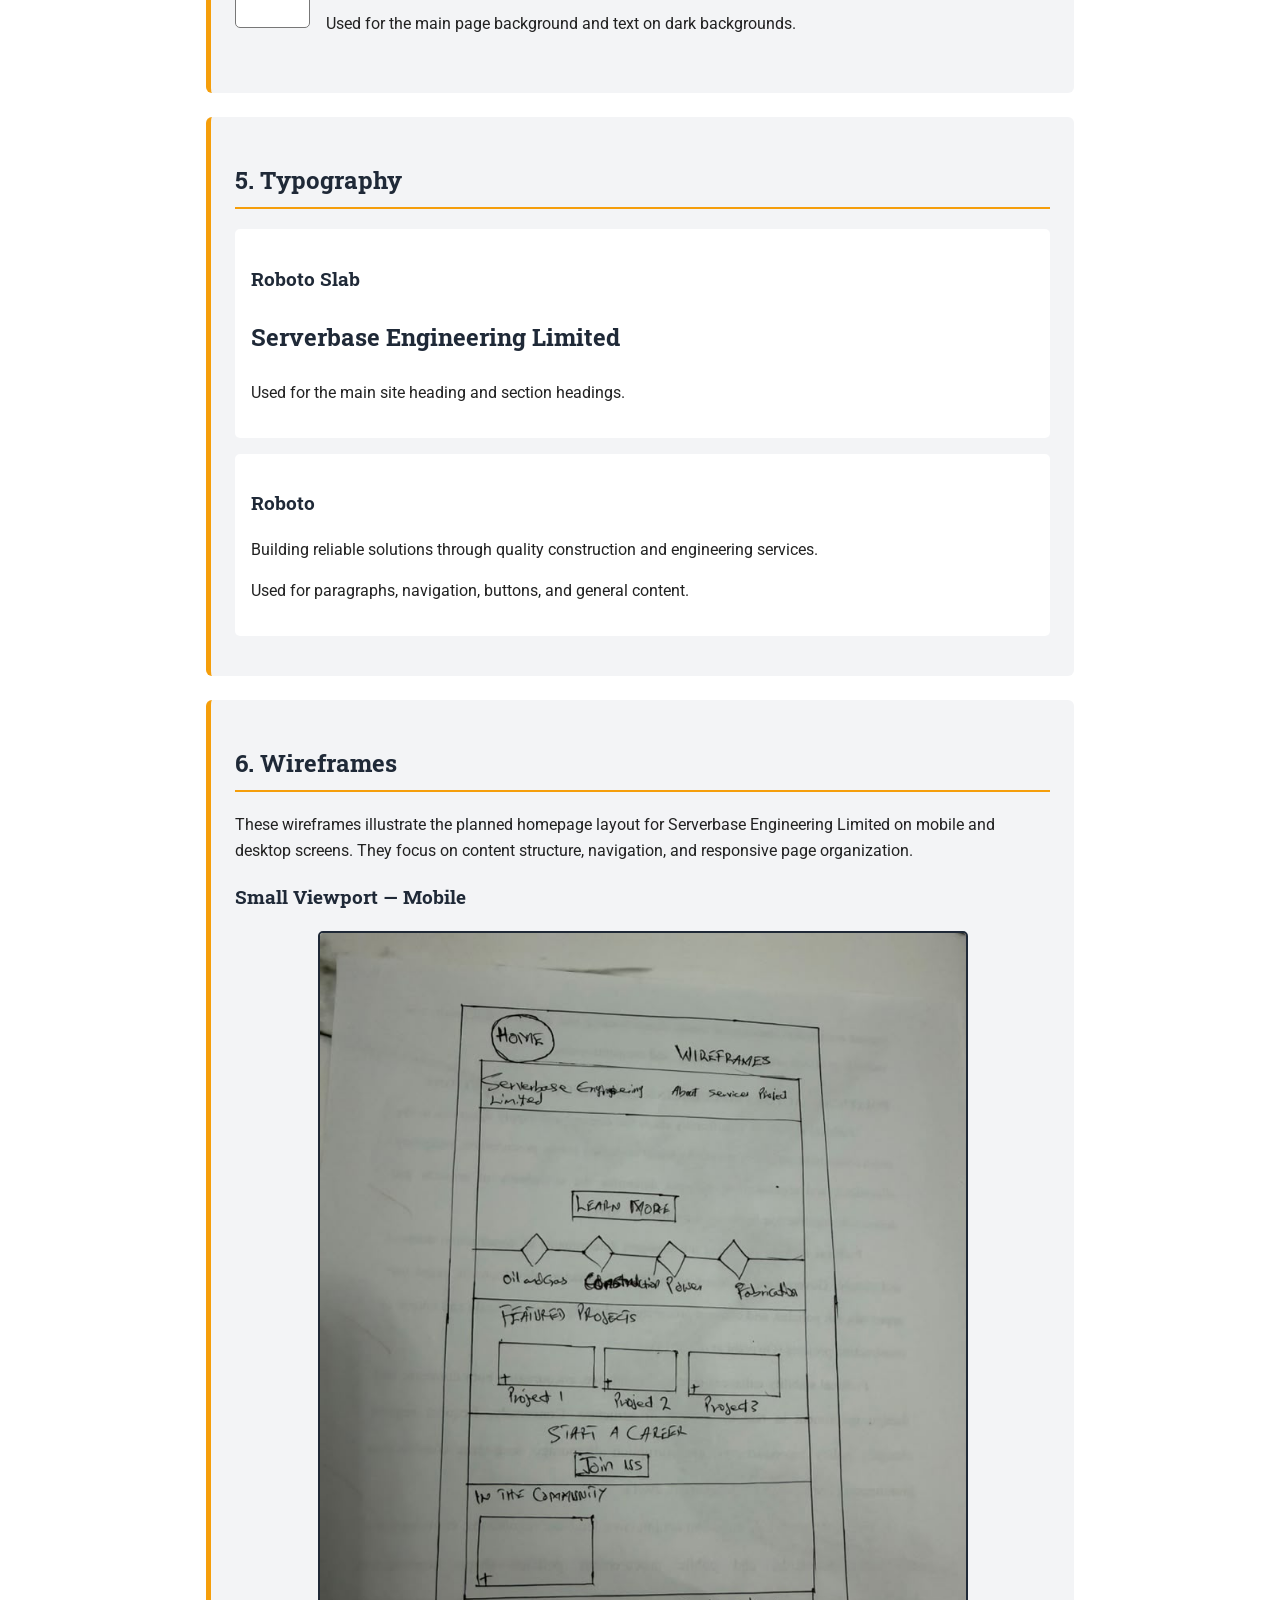
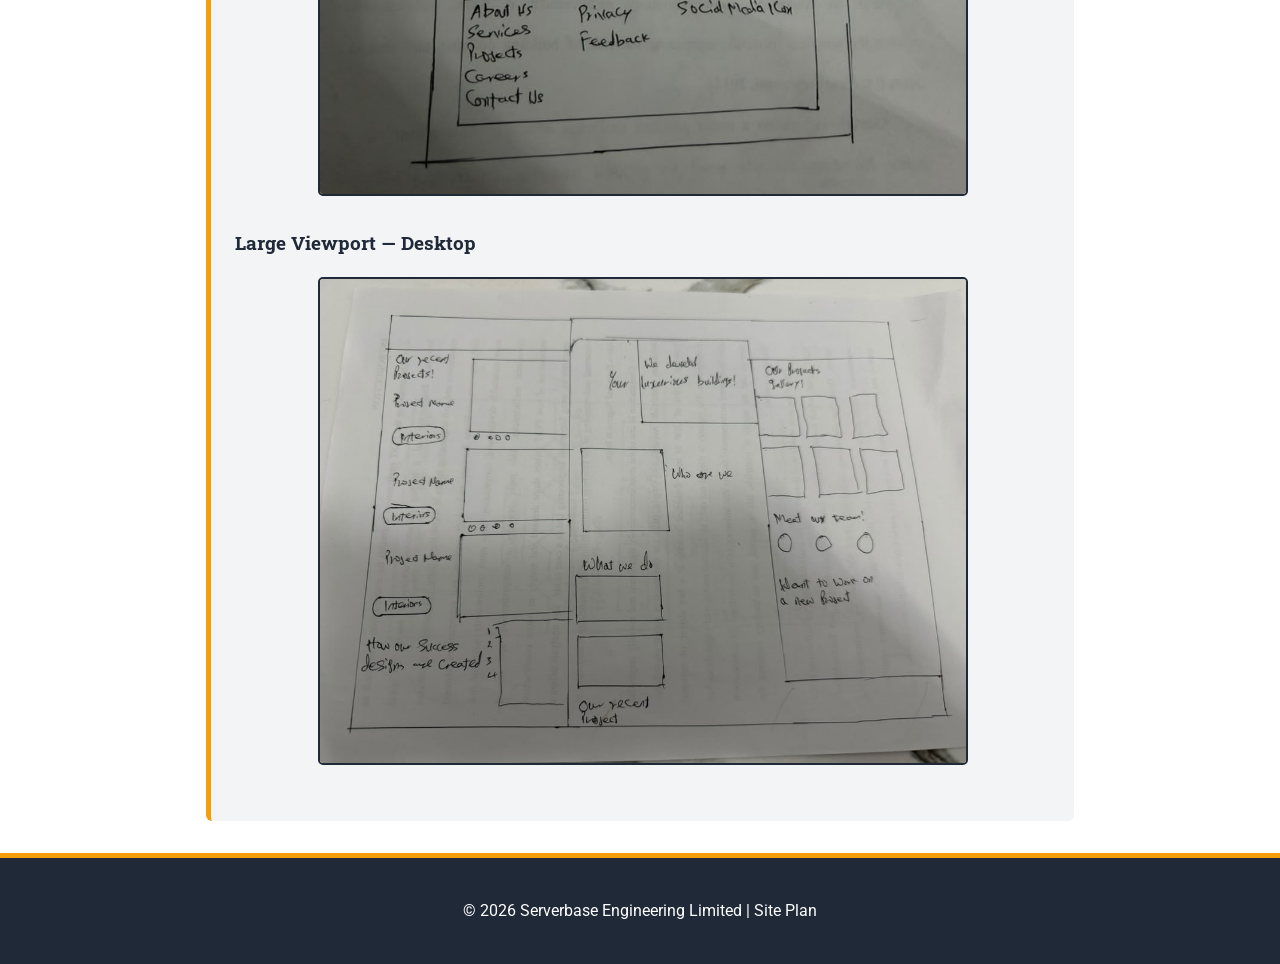
<file: final/siteplan.html>
<!DOCTYPE html>
<html lang="en">
<head>
    <meta charset="UTF-8">
    <meta name="viewport" content="width=device-width, initial-scale=1.0">
    <meta name="description" content="Website plan for Serverbase Engineering Limited, outlining its purpose, audience, colors, typography, and layout.">
    <meta name="author" content="Mfonobong">
    <title>Site Plan | Serverbase Engineering Limited</title>
    <link rel="preconnect" href="https://fonts.googleapis.com">
    <link rel="preconnect" href="https://fonts.gstatic.com" crossorigin>
    <link href="https://fonts.googleapis.com/css2?family=Roboto+Slab:wght@600;700&family=Roboto:wght@400;500;700&display=swap" rel="stylesheet">
    <link rel="stylesheet" href="styles/siteplan.css">
</head>
<body>
    <header>
        <h1>Serverbase Engineering Limited</h1>
        <p>Website Planning Document</p>
    </header>

    <main>
        <section>
            <h2>1. Site Name</h2>
            <h3>Serverbase Engineering Limited</h3>
            <p>
                This name represents the company and its focus on providing
                construction and engineering solutions. It was selected
                because it is professional, memorable, and directly identifies
                the organization.
            </p>
            <p><strong>Proposed domain:</strong> serverbaseengineering.com</p>
        </section>

        <section>
            <h2>2. Site Purpose</h2>
            <p>
                The purpose of this website is to introduce Serverbase
                Engineering Limited and provide visitors with information
                about the company's construction and engineering services.
                The website will showcase completed projects, explain the
                services offered, provide company information, and make it
                easy for potential clients to contact the company or submit
                an inquiry.
            </p>
        </section>

        <section>
            <h2>3. Scenarios</h2>
            <p>These are questions that potential website visitors may ask:</p>
            <ul>
                <li>What construction and engineering services does Serverbase Engineering Limited offer?</li>
                <li>Can I view examples of projects completed by the company?</li>
                <li>How can I contact the company to request a quotation?</li>
                <li>What information do I need to provide when making a project inquiry?</li>
            </ul>
        </section>

        <section>
            <h2>4. Color Scheme</h2>
            <p>
                The website will use a professional color scheme that reflects
                reliability, confidence, and the construction industry.
            </p>

            <div class="color-item">
                <div class="color-swatch navy"></div>
                <div>
                    <h3>Dark Navy — #1F2937</h3>
                    <p>Used for headings, navigation, and important backgrounds.</p>
                </div>
            </div>

            <div class="color-item">
                <div class="color-swatch orange"></div>
                <div>
                    <h3>Construction Orange — #F59E0B</h3>
                    <p>Used for buttons, links, highlights, and visual accents.</p>
                </div>
            </div>

            <div class="color-item">
                <div class="color-swatch white"></div>
                <div>
                    <h3>White — #FFFFFF</h3>
                    <p>Used for the main page background and text on dark backgrounds.</p>
                </div>
            </div>
        </section>

        <section>
            <h2>5. Typography</h2>

            <div class="font-example">
                <h3>Roboto Slab</h3>
                <p class="heading-example">
                    Serverbase Engineering Limited
                </p>
                <p>Used for the main site heading and section headings.</p>
            </div>

            <div class="font-example">
                <h3>Roboto</h3>
                <p class="body-example">
                    Building reliable solutions through quality construction
                    and engineering services.
                </p>
                <p>Used for paragraphs, navigation, buttons, and general content.</p>
            </div>
        </section>

        
<section>
    <h2>6. Wireframes</h2>
    <p>
        These wireframes illustrate the planned homepage layout
        for Serverbase Engineering Limited on mobile and desktop
        screens. They focus on content structure, navigation,
        and responsive page organization.
    </p>

    <h3>Small Viewport — Mobile</h3>
    <img
        src="images/wireframe-mobile.jpg"
        alt="Hand-drawn black and white mobile homepage wireframe"
        loading="lazy"
    >

    <h3>Large Viewport — Desktop</h3>
    <img
        src="images/wireframe-desktop.jpg"
        alt="Hand-drawn black and white desktop homepage wireframe"
        loading="lazy"
    >
</section>

    </main>

    <footer>
        <p>&copy; <span id="current-year"></span> Serverbase Engineering Limited | Site Plan</p>
    </footer>

    <script>
        document.querySelector("#current-year").textContent =
            new Date().getFullYear();
    </script>
</body>
</html>
</file>
<file: styles/small.css>
/* WDD 231 - Course Home Page */
/* Main stylesheet - Mobile first */

* {
    box-sizing: border-box;
}

:root {
    --navy: #172f4d;
    --dark-blue: #10243a;
    --gold: #e3b341;
    --light-gold: #fff4d6;
    --white: #ffffff;
    --light-gray: #f1f3f6;
    --text: #252b34;
    --border: #d5dbe3;
}

body {
    margin: 0;
    font-family: "Roboto", sans-serif;
    color: var(--text);
    background-color: var(--light-gray);
    line-height: 1.6;
}

header {
    background-color: var(--navy);
    color: var(--white);
    padding: 15px 20px;
}

.header-content {
    max-width: 1100px;
    margin: 0 auto;
    display: flex;
    align-items: center;
    gap: 15px;
}

.site-logo {
    width: 55px;
    height: 55px;
    object-fit: contain;
    background-color: white;
    border-radius: 5px;
    padding: 4px;
}

.student-name {
    font-size: 1.5rem;
    font-weight: 700;
    flex-grow: 1;
}

.menu-button {
    display: block;
    background: transparent;
    border: 2px solid var(--gold);
    color: white;
    font-size: 1.7rem;
    padding: 3px 12px;
    cursor: pointer;
    border-radius: 5px;
}

.menu-button:hover,
.menu-button:focus-visible {
    background-color: var(--gold);
    color: var(--dark-blue);
}

.navigation {
    display: none;
    flex-direction: column;
    background-color: var(--dark-blue);
}

.navigation.open {
    display: flex;
}

.navigation a {
    color: var(--white);
    text-decoration: none;
    padding: 14px 20px;
    text-align: center;
    font-weight: 500;
    border-bottom: 1px solid #344b63;
    transition: background-color 0.2s ease;
}

.navigation a:hover,
.navigation a:focus-visible {
    background-color: #365675;
}

.navigation a.active {
    background-color: var(--gold);
    color: var(--dark-blue);
    font-weight: 700;
}

main {
    max-width: 1100px;
    margin: 25px auto;
    padding: 0 16px;
}

h1 {
    color: var(--navy);
    font-size: 2rem;
    margin: 0 0 20px;
    border-bottom: 3px solid var(--gold);
    padding-bottom: 10px;
}

.home-grid {
    display: grid;
    grid-template-columns: 1fr;
    gap: 20px;
}

section {
    background-color: var(--white);
    border: 1px solid var(--border);
    border-radius: 8px;
    overflow: hidden;
    box-shadow: 0 2px 6px rgba(0, 0, 0, 0.08);
}

section h2 {
    background-color: var(--navy);
    color: var(--white);
    font-size: 1.15rem;
    text-align: center;
    margin: 0;
    padding: 12px;
}

.section-content {
    padding: 20px;
}

.section-content p {
    margin-top: 0;
}

.photo-content {
    text-align: center;
}

.profile-photo {
    display: block;
    width: 100%;
    max-width: 220px;
    height: auto;
    margin: 0 auto;
    border-radius: 8px;
}

.photo-caption {
    font-weight: 700;
    margin: 12px 0 0;
}

.certificate-section {
    grid-column: 1 / -1;
    padding-bottom: 20px;
}

.course-filters {
    display: flex;
    flex-wrap: wrap;
    justify-content: center;
    gap: 10px;
    padding: 20px 12px 10px;
}

.filter-button {
    background-color: var(--navy);
    color: var(--white);
    border: 2px solid var(--navy);
    border-radius: 5px;
    padding: 10px 16px;
    font-size: 0.95rem;
    font-weight: 700;
    cursor: pointer;
    transition: background-color 0.2s ease, color 0.2s ease;
}

.filter-button:hover,
.filter-button:focus-visible {
    background-color: var(--gold);
    color: var(--dark-blue);
}

.filter-button.active {
    background-color: var(--gold);
    border-color: var(--gold);
    color: var(--dark-blue);
}

#course-count {
    text-align: center;
    font-weight: 500;
    margin: 5px 10px 15px;
}

.course-container {
    display: grid;
    grid-template-columns: 1fr;
    gap: 12px;
    padding: 0 15px;
}

.course-card {
    border: 2px solid var(--border);
    border-radius: 7px;
    padding: 15px;
    text-align: center;
    background-color: #f8f9fb;
}

.course-card h3 {
    margin: 0 0 5px;
    color: var(--navy);
    font-size: 1.05rem;
}

.course-card p {
    margin: 5px 0;
    font-size: 0.9rem;
}

.course-card.completed {
    background-color: var(--light-gold);
    border-color: var(--gold);
}

.course-card.completed h3::after {
    content: " ✓";
    color: #236b38;
}

.course-card.not-completed {
    background-color: #f5f7fa;
}

.completion-status {
    font-weight: 700;
}

.completed .completion-status {
    color: #236b38;
}

.not-completed .completion-status {
    color: #555e69;
}

.credit-total {
    text-align: center;
    margin: 20px 0 10px;
    font-size: 1.15rem;
}

.course-legend {
    display: flex;
    justify-content: center;
    flex-wrap: wrap;
    gap: 15px;
    font-size: 0.85rem;
}

.completed-key::before {
    content: "■ ";
    color: var(--gold);
}

.not-completed-key::before {
    content: "■ ";
    color: #aeb8c5;
}

footer {
    background-color: var(--dark-blue);
    color: var(--white);
    text-align: center;
    padding: 25px 15px;
    margin-top: 35px;
}

footer p {
    margin: 10px 0;
    overflow-wrap: anywhere;
}

.social-links {
    display: flex;
    justify-content: center;
    flex-wrap: wrap;
    gap: 20px;
    margin-bottom: 18px;
}

.social-links a {
    display: flex;
    align-items: center;
    gap: 7px;
    color: var(--white);
    text-decoration: none;
    font-weight: 500;
}

.social-links a:hover,
.social-links a:focus-visible {
    color: var(--gold);
    text-decoration: underline;
}

.social-icon {
    display: inline-flex;
    justify-content: center;
    align-items: center;
    width: 28px;
    height: 28px;
    border: 1px solid var(--gold);
    border-radius: 50%;
    color: var(--gold);
    font-size: 0.75rem;
    font-weight: 700;
}

#lastModified {
    font-size: 0.85rem;
    color: #d8e0e9;
}
</file>
<file: styles/large.css>
/* WDD 231 - Large Screen Styles */

@media screen and (min-width: 700px) {

    .header-content {
        padding: 5px 10px;
    }

    .menu-button {
        display: none;
    }

    .navigation {
        display: flex;
        flex-direction: row;
        justify-content: center;
        gap: 0;
        padding: 0 20px;
    }

    .navigation a {
        min-width: 130px;
        border-bottom: 3px solid transparent;
    }

    .navigation a.active {
        border-bottom: 3px solid var(--gold);
    }

    main {
        padding: 0 25px;
    }

    .home-grid {
        grid-template-columns: 2fr 1fr;
        align-items: stretch;
        gap: 22px;
    }

    .about-section {
        grid-column: 1;
    }

    .photo-section {
        grid-column: 2;
    }

    .certificate-section {
        grid-column: 1 / -1;
    }

    .course-container {
        grid-template-columns: repeat(3, minmax(0, 1fr));
    }

    .course-card {
        min-height: 145px;
        display: flex;
        flex-direction: column;
        justify-content: center;
    }
}

@media screen and (min-width: 1000px) {

    main {
        margin-top: 35px;
    }

    .home-grid {
        grid-template-columns: 2fr 1fr;
    }

    .course-container {
        grid-template-columns: repeat(3, minmax(0, 1fr));
        gap: 18px;
        padding: 0 25px;
    }

    .course-card {
        padding: 20px;
    }
}
</file>
<file: chamber/styles/small.css>
/* =================================
   MAIN STYLES - MOBILE FIRST
================================= */

:root {
   --primary-color: #12304a;
    --secondary-color: #168c85;
    --light-color: #f4f6f8;
    --dark-color: #222222;
    --white-color: #ffffff;
}

body {
    font-family: "Roboto", Arial, sans-serif;
    background-color: var(--light-color);
    color: var(--dark-color);
    line-height: 1.6;
}

/* =================================
   HEADER
================================= */

header {
    background-color: var(--primary-color);
    color: var(--white-color);
    padding: 1rem;
}

.header-content {
    max-width: 1100px;
    margin: 0 auto;
}

.brand {
    display: flex;
    align-items: center;
    gap: 0.8rem;
}

.brand img {
    width: 50px;
    height: 50px;
}

.brand h1 {
    font-size: 1.25rem;
    line-height: 1.3;
}

.brand p {
    font-size: 0.9rem;
}

/* =================================
   NAVIGATION
================================= */

#menu-button {
    display: block;
    margin: 1rem 0 0 auto;
    padding: 0.4rem 0.8rem;
    background-color: var(--secondary-color);
    color: var(--white-color);
    border: none;
    border-radius: 5px;
    font-size: 1.5rem;
}

nav {
    display: none;
    flex-direction: column;
    gap: 0.5rem;
    margin-top: 1rem;
}

nav.open {
    display: flex;
}

nav a {
    display: block;
    padding: 0.7rem;
    text-decoration: none;
    color: var(--white-color);
    border-radius: 5px;
}

nav a:hover,
nav a.active {
    background-color: #11736d;
}

/* =================================
   MAIN CONTENT
================================= */

main {
    max-width: 1100px;
    margin: 0 auto;
    padding: 1rem;
}

.page-heading,
.member-card,
.home-card,
.spotlight-card {
    background-color: var(--white-color);
    border-radius: 8px;
}
.page-heading {
    text-align: center;
    padding: 2rem 1rem;
    margin-bottom: 1.5rem;
}

.page-heading h2 {
    color: var(--primary-color);
    font-size: 2rem;
    margin-bottom: 0.5rem;
}

.page-heading p {
    max-width: 650px;
    margin: 0 auto;
}

/* =================================
   DIRECTORY CONTROLS
================================= */

.directory-section {
    margin-bottom: 2rem;
}

.directory-controls {
    display: flex;
    flex-direction: column;
    gap: 1rem;
    margin-bottom: 1rem;
}

.directory-controls h2 {
    color: var(--primary-color);
}

.view-buttons {
    display: flex;
    gap: 0.5rem;
}

.view-button {
    padding: 0.7rem 1rem;
    border: 1px solid var(--primary-color);
    background-color: var(--white-color);
    color: var(--primary-color);
    border-radius: 5px;
}

.view-button:hover,
.view-button.active {
    background-color: var(--primary-color);
    color: var(--white-color);
}

.member-count {
    margin-bottom: 1rem;
    font-weight: 700;
}

/* =================================
   MEMBER CARDS
================================= */

.members-grid {
    display: grid;
    grid-template-columns: 1fr;
    gap: 1rem;
}
.member-card {
    border: 1px solid #d5dce2;
    padding: 1rem;
    text-align: center;
    box-shadow: 0 2px 5px rgba(0, 0, 0, 0.08);
}

.member-card img {
    width: 100%;
    max-width: 180px;
    height: 110px;
    object-fit: contain;
    margin: 0 auto 1rem;
}

.member-card h3 {
    color: var(--primary-color);
    margin-bottom: 0.5rem;
}

.member-card p {
    margin-bottom: 0.4rem;
}

.member-card a {
    display: inline-block;
    color: #075c58;
    font-weight: 700;
    margin-top: 0.5rem;
    overflow-wrap: anywhere;
}

.membership {
    display: inline-block;
    background-color: #e4f3f1;
    color: #075c58;
    padding: 0.25rem 0.7rem;
    border-radius: 15px;
    font-size: 0.85rem;
    font-weight: 700;
    margin: 0.5rem 0;
}

/* =================================
   LIST VIEW
================================= */

.members-list {
    display: flex;
    flex-direction: column;
    gap: 0.7rem;
}

.members-list .member-card {
    text-align: left;
    display: grid;
    grid-template-columns: 85px 1fr;
    align-items: center;
    gap: 1rem;
}

.members-list .member-card img {
    width: 85px;
    height: 85px;
    margin: 0;
}

.members-list .member-card .member-details {
    min-width: 0;
}

/* =================================
   FOOTER
================================= */

footer {
    background-color: var(--primary-color);
    color: var(--white-color);
    padding: 2rem 1rem;
}

.footer-content {
    max-width: 1100px;
    margin: 0 auto;
    display: grid;
    gap: 1.5rem;
}

.footer-content h2 {
    font-size: 1.1rem;
    margin-bottom: 0.5rem;
}

.copyright {
    max-width: 1100px;
    margin: 1.5rem auto 0;
    padding-top: 1rem;
    border-top: 1px solid #8294a4;
    text-align: center;
    font-size: 0.9rem;
}

/* =================================
   FOCUS ACCESSIBILITY
================================= */

a:focus-visible,
button:focus-visible {
    outline: 3px solid #f4c542;
    outline-offset: 3px;
}

/* =================================
   W03 HOME PAGE
================================= */

.home-hero {
    position: relative;
    margin-bottom: 2rem;
    overflow: hidden;
}

.hero-image {
    display: block;
    width: 100%;
    height: auto;
    min-height: 280px;
    object-fit: cover;
}

.hero-content {
    position: absolute;
    inset: 0;
    display: flex;
    flex-direction: column;
    justify-content: center;
    align-items: flex-start;
    padding: 1.5rem;
    color: var(--white-color);
    background: rgb(18 48 74 / 90%);
}

.hero-content h1 {
    max-width: 650px;
    font-size: 2rem;
    margin-bottom: 0.5rem;
}

.hero-content p {
    font-size: 1.1rem;
    font-weight: bold;
}

.cta-button {
    display: inline-block;
    background-color: #11736d;
    color: var(--white-color);
    padding: 0.8rem 1.5rem;
    border-radius: 6px;
    text-decoration: none;
    font-weight: bold;
    margin-top: 1rem;
}

.cta-button:hover {
    background-color: #0b514d;
}

.home-grid {
    display: grid;
    grid-template-columns: 1fr;
    gap: 1.5rem;
    padding: 1rem;
}
.home-card {
    border: 1px solid #ddd;
    padding: 1rem;
    box-shadow: 0 2px 6px rgb(0 0 0 / 8%);
}

.home-card h2,
.spotlights-section h2 {
    background-color: var(--primary-color);
    color: var(--white-color);
    padding: 0.8rem;
    border-radius: 5px;
}

.event-item {
    padding: 1rem 0;
}

.event-item h3 {
    color: var(--primary-color);
}

.weather-current {
    display: flex;
    align-items: center;
    gap: 1rem;
}

#temperature {
    font-size: 2rem;
    font-weight: bold;
    margin: 0;
}

#weather-description {
    text-transform: capitalize;
}

.forecast-grid {
    display: grid;
    grid-template-columns: repeat(3, 1fr);
    gap: 0.5rem;
    text-align: center;
}

.forecast-card {
    border: 1px solid #ddd;
    border-radius: 6px;
    padding: 0.5rem;
}

.forecast-card img {
    max-width: 100%;
}

.spotlights-section {
    padding: 1rem;
    margin: 1rem 0;
}

.spotlight-grid {
    display: grid;
    grid-template-columns: 1fr;
    gap: 1rem;
}
.spotlight-card {
    border: 1px solid #ddd;
    padding: 1rem;
    display: flex;
    flex-direction: column;
    align-items: center;
    text-align: center;
    gap: 1rem;
}

.spotlight-card img {
    width: 140px;
    height: 100px;
    object-fit: contain;
}

.spotlight-info h3 {
    color: var(--primary-color);
}

.membership-level {
    font-weight: bold;
    color: #11736d;
}

#weather-icon {
    display: flex;
    justify-content: center;
    align-items: center;
    width: 90px;
    height: 90px;
    margin: 0.5rem 0;
    font-size: 4rem;
    line-height: 1;
    flex-shrink: 0;
}

/* =================================
   W04 MEMBERSHIP JOIN PAGE
================================= */

.join-main {
    max-width: 1200px;
    margin: 0 auto;
    padding: 2rem 1rem;
}

.join-main > h1 {
    text-align: center;
    color: var(--primary-color);
    margin-bottom: 0.5rem;
}

.join-intro {
    text-align: center;
    max-width: 700px;
    margin: 0 auto 2rem;
    line-height: 1.6;
}

.join-layout {
    display: grid;
    grid-template-columns: 1fr;
    gap: 2rem;
}

.form-section,
.membership-section {
    background-color: var(--white-color);
    padding: 1.5rem;
    border-radius: 10px;
    box-shadow: 0 2px 10px rgba(0, 0, 0, 0.1);
}

.form-section h2,
.membership-section h2 {
    color: var(--primary-color);
    margin-top: 0;
}

#membership-form {
    display: flex;
    flex-direction: column;
    gap: 1rem;
}

#membership-form label {
    display: flex;
    flex-direction: column;
    gap: 0.4rem;
    font-weight: 500;
}

#membership-form input:not([type="submit"]),
#membership-form select,
#membership-form textarea {
    width: 100%;
    padding: 0.8rem;
    border: 1px solid #777;
    border-radius: 5px;
    font: inherit;
    background-color: var(--white-color);
}

#membership-form input:focus,
#membership-form select:focus,
#membership-form textarea:focus {
    outline: 3px solid var(--secondary-color);
    outline-offset: 2px;
}

#membership-form input[type="submit"] {
    padding: 1rem;
    border: none;
    border-radius: 5px;
    background-color: var(--primary-color);
    color: var(--white-color);
    font-size: 1rem;
    font-weight: 700;
    cursor: pointer;
}

#membership-form input[type="submit"]:hover {
    background-color: var(--secondary-color);
}

.membership-cards {
    display: grid;
    grid-template-columns: 1fr;
    gap: 1rem;
}

.membership-card {
    padding: 1.5rem;
    border-radius: 8px;
    background-color: #f0f5f7;
    border-top: 5px solid var(--primary-color);
    text-align: center;
    animation: cardEntrance 0.8s ease-out both;
}

.membership-card:nth-child(2) {
    animation-delay: 0.2s;
}

.membership-card:nth-child(3) {
    animation-delay: 0.4s;
}

.membership-card:nth-child(4) {
    animation-delay: 0.6s;
}

.membership-card h3 {
    color: var(--primary-color);
}

.membership-price {
    font-weight: 700;
}

.modal-link {
    display: inline-block;
    margin-top: 0.5rem;
    padding: 0.6rem 1rem;
    border-radius: 5px;
    background-color: var(--primary-color);
    color: var(--white-color);
    text-decoration: none;
}

.modal-link:hover {
    background-color: var(--secondary-color);
}

/* Membership card animation */

@keyframes cardEntrance {
    from {
        opacity: 0;
        transform: translateY(25px);
    }

    to {
        opacity: 1;
        transform: translateY(0);
    }
}

/* Membership dialogs */

dialog {
    width: min(90%, 450px);
    border: none;
    border-radius: 10px;
    padding: 2rem;
    box-shadow: 0 5px 25px rgba(0, 0, 0, 0.3);
}

dialog::backdrop {
    background-color: rgba(0, 0, 0, 0.65);
}

dialog h2 {
    color: var(--primary-color);
}

dialog li {
    margin-bottom: 0.7rem;
    line-height: 1.5;
}

.close-modal {
    padding: 0.7rem 1.5rem;
    border: none;
    border-radius: 5px;
    background-color: var(--primary-color);
    color: var(--white-color);
    cursor: pointer;
    font: inherit;
}

.close-modal:hover {
    background-color: var(--secondary-color);
}

/* Respect reduced-motion preferences */

@media (prefers-reduced-motion: reduce) {
    .membership-card {
        animation: none;
    }
}
</file>
<file: chamber/styles/larger.css>
/* Larger screen styles */

@media screen and (min-width: 650px) {

    /* W03 Home Page - Larger Screens */

    .home-grid {
        grid-template-columns: repeat(2, 1fr);
    }

    .spotlight-grid {
        grid-template-columns: repeat(2, 1fr);
    }

    .hero-content {
        padding: 3rem;
    }

    .hero-content h1 {
        font-size: 2.8rem;
    }

    /* Header */

    .header-content {
        display: flex;
        justify-content: space-between;
        align-items: center;
        flex-wrap: wrap;
    }

    #menu-button {
        display: none;
    }

    nav {
        display: flex;
        flex-direction: row;
        margin-top: 0;
        gap: 0.3rem;
    }

    nav a {
        padding: 0.6rem 0.8rem;
    }

    /* Directory */

    .directory-controls {
        flex-direction: row;
        justify-content: space-between;
        align-items: center;
    }

    .members-grid {
        grid-template-columns: repeat(2, 1fr);
    }

    /* Footer */

    .footer-content {
        grid-template-columns: 1fr 1fr;
        flex-direction: row;
        justify-content: space-between;
        align-items: center;
    }
}

@media screen and (min-width: 950px) {

    /* W03 Home Page */

    .spotlight-grid {
        grid-template-columns: repeat(3, 1fr);
    }

    /* Directory */

    .members-grid {
        grid-template-columns: repeat(3, 1fr);
    }

    main {
        padding: 2rem 1rem;
    }

    .page-heading {
        padding: 3rem 1rem;
    }
}


/* =================================
   JOIN PAGE - LARGE SCREENS
================================= */

@media screen and (min-width: 768px) {
    .join-layout {
        grid-template-columns: 1.2fr 0.8fr;
        align-items: start;
        gap: 2rem;
    }

    .membership-cards {
        grid-template-columns: 1fr;
    }

    .membership-card {
        padding: 1.2rem;
    }
}
</file>
<file: chamber/styles/discover.css>
/* =================================
   DISCOVER PAGE STYLES
================================= */

.discover-main {
    max-width: 1200px;
    margin: 0 auto;
    padding: 1rem;
}

.visit-message {
    margin: 1.5rem 0;
    padding: 1rem;
    background-color: var(--white-color);
    border-left: 5px solid var(--secondary-color);
    border-radius: 6px;
    font-weight: 600;
}

.discover-section {
    margin: 2rem 0;
}

.discover-grid {
    display: grid;
    grid-template-columns: 1fr;
    grid-template-areas:
        "place1"
        "place2"
        "place3"
        "place4"
        "place5"
        "place6"
        "place7"
        "place8";
    gap: 1.5rem;
}

.discover-card {
    grid-area: auto;
    display: flex;
    flex-direction: column;
    padding: 1rem;
    background-color: var(--white-color);
    border: 1px solid #dddddd;
    border-radius: 8px;
    box-shadow: 0 2px 6px rgb(0 0 0 / 10%);
}

.discover-card:nth-child(1) {
    grid-area: place1;
}

.discover-card:nth-child(2) {
    grid-area: place2;
}

.discover-card:nth-child(3) {
    grid-area: place3;
}

.discover-card:nth-child(4) {
    grid-area: place4;
}

.discover-card:nth-child(5) {
    grid-area: place5;
}

.discover-card:nth-child(6) {
    grid-area: place6;
}

.discover-card:nth-child(7) {
    grid-area: place7;
}

.discover-card:nth-child(8) {
    grid-area: place8;
}

.discover-card h2 {
    margin-top: 0;
    font-size: 1.2rem;
}

.discover-card figure {
    margin: 0 0 1rem;
    overflow: hidden;
    border-radius: 6px;
}

.discover-card img {
    display: block;
    width: 100%;
    height: 200px;
    object-fit: cover;
}

.discover-card address {
    margin-bottom: 0.75rem;
    font-style: normal;
    font-weight: 600;
}

.discover-card p {
    line-height: 1.6;
    flex-grow: 1;
}

.discover-card button {
    padding: 0.75rem 1rem;
    border: none;
    border-radius: 5px;
    background-color: var(--primary-color);
    color: var(--white-color);
    font-weight: 600;
    cursor: pointer;
}

.discover-card button:hover,
.discover-card button:focus-visible {
    background-color: var(--secondary-color);
}

/* =================================
   MEDIUM SCREEN: 641px - 1024px
================================= */

@media screen and (min-width: 641px) {
    .discover-grid {
        grid-template-columns: repeat(2, 1fr);
        grid-template-areas:
            "place1 place2"
            "place3 place4"
            "place5 place6"
            "place7 place8";
    }
}

/* =================================
   LARGE SCREEN: 1025px AND ABOVE
================================= */

@media screen and (min-width: 1025px) {
    .discover-grid {
        grid-template-columns: repeat(4, 1fr);
        grid-template-areas:
            "place1 place2 place3 place4"
            "place5 place6 place7 place8";
    }
}

/* Hover effects only on devices that support hover */

@media (hover: hover) and (pointer: fine) {
    .discover-card img {
        transition: transform 0.3s ease;
    }

    .discover-card:hover img {
        transform: scale(1.05);
    }
}
</file>
<file: final/styles/siteplan.css>
:root {
    --navy: #1F2937;
    --orange: #F59E0B;
    --white: #FFFFFF;
    --light-gray: #F3F4F6;
    --dark-text: #222222;
}

* {
    box-sizing: border-box;
}

body {
    margin: 0;
    font-family: "Roboto", sans-serif;
    line-height: 1.6;
    color: var(--dark-text);
    background-color: var(--white);
}

header {
    background-color: var(--navy);
    color: var(--white);
    text-align: center;
    padding: 2rem 1rem;
    border-bottom: 6px solid var(--orange);
}

h1,
h2,
h3 {
    font-family: "Roboto Slab", serif;
}

header h1 {
    margin: 0;
    font-size: 2rem;
}

header p {
    margin-bottom: 0;
}

main {
    max-width: 900px;
    margin: 2rem auto;
    padding: 0 1rem;
}

section {
    background-color: var(--light-gray);
    padding: 1.5rem;
    margin-bottom: 1.5rem;
    border-left: 5px solid var(--orange);
    border-radius: 6px;
}

h2 {
    color: var(--navy);
    border-bottom: 2px solid var(--orange);
    padding-bottom: 0.5rem;
}

h3 {
    color: var(--navy);
}

li {
    margin-bottom: 0.6rem;
}

.color-item {
    display: flex;
    align-items: center;
    gap: 1rem;
    margin: 1rem 0;
}

.color-swatch {
    width: 75px;
    height: 60px;
    border: 1px solid #777777;
    border-radius: 5px;
    flex-shrink: 0;
}

.navy {
    background-color: #1F2937;
}

.orange {
    background-color: #F59E0B;
}

.white {
    background-color: #FFFFFF;
}

.font-example {
    padding: 1rem;
    margin: 1rem 0;
    background-color: var(--white);
    border-radius: 5px;
}

.heading-example {
    font-family: "Roboto Slab", serif;
    font-size: 1.5rem;
    font-weight: 700;
    color: var(--navy);
}

.body-example {
    font-family: "Roboto", sans-serif;
    font-size: 1rem;
}

footer {
    background-color: var(--navy);
    color: var(--white);
    text-align: center;
    padding: 1.5rem;
    border-top: 5px solid var(--orange);
}

@media screen and (max-width: 600px) {
    header h1 {
        font-size: 1.5rem;
    }

    section {
        padding: 1rem;
    }

    .color-item {
        align-items: flex-start;
    }

    .color-swatch {
        width: 55px;
        height: 50px;
    }
}

/* Wireframe images */
section img {
    display: block;
    width: 100%;
    max-width: 650px;
    height: auto;
    margin: 1rem auto 2rem;
    border: 2px solid var(--navy);
    border-radius: 5px;
    background-color: var(--white);
}
</file>
